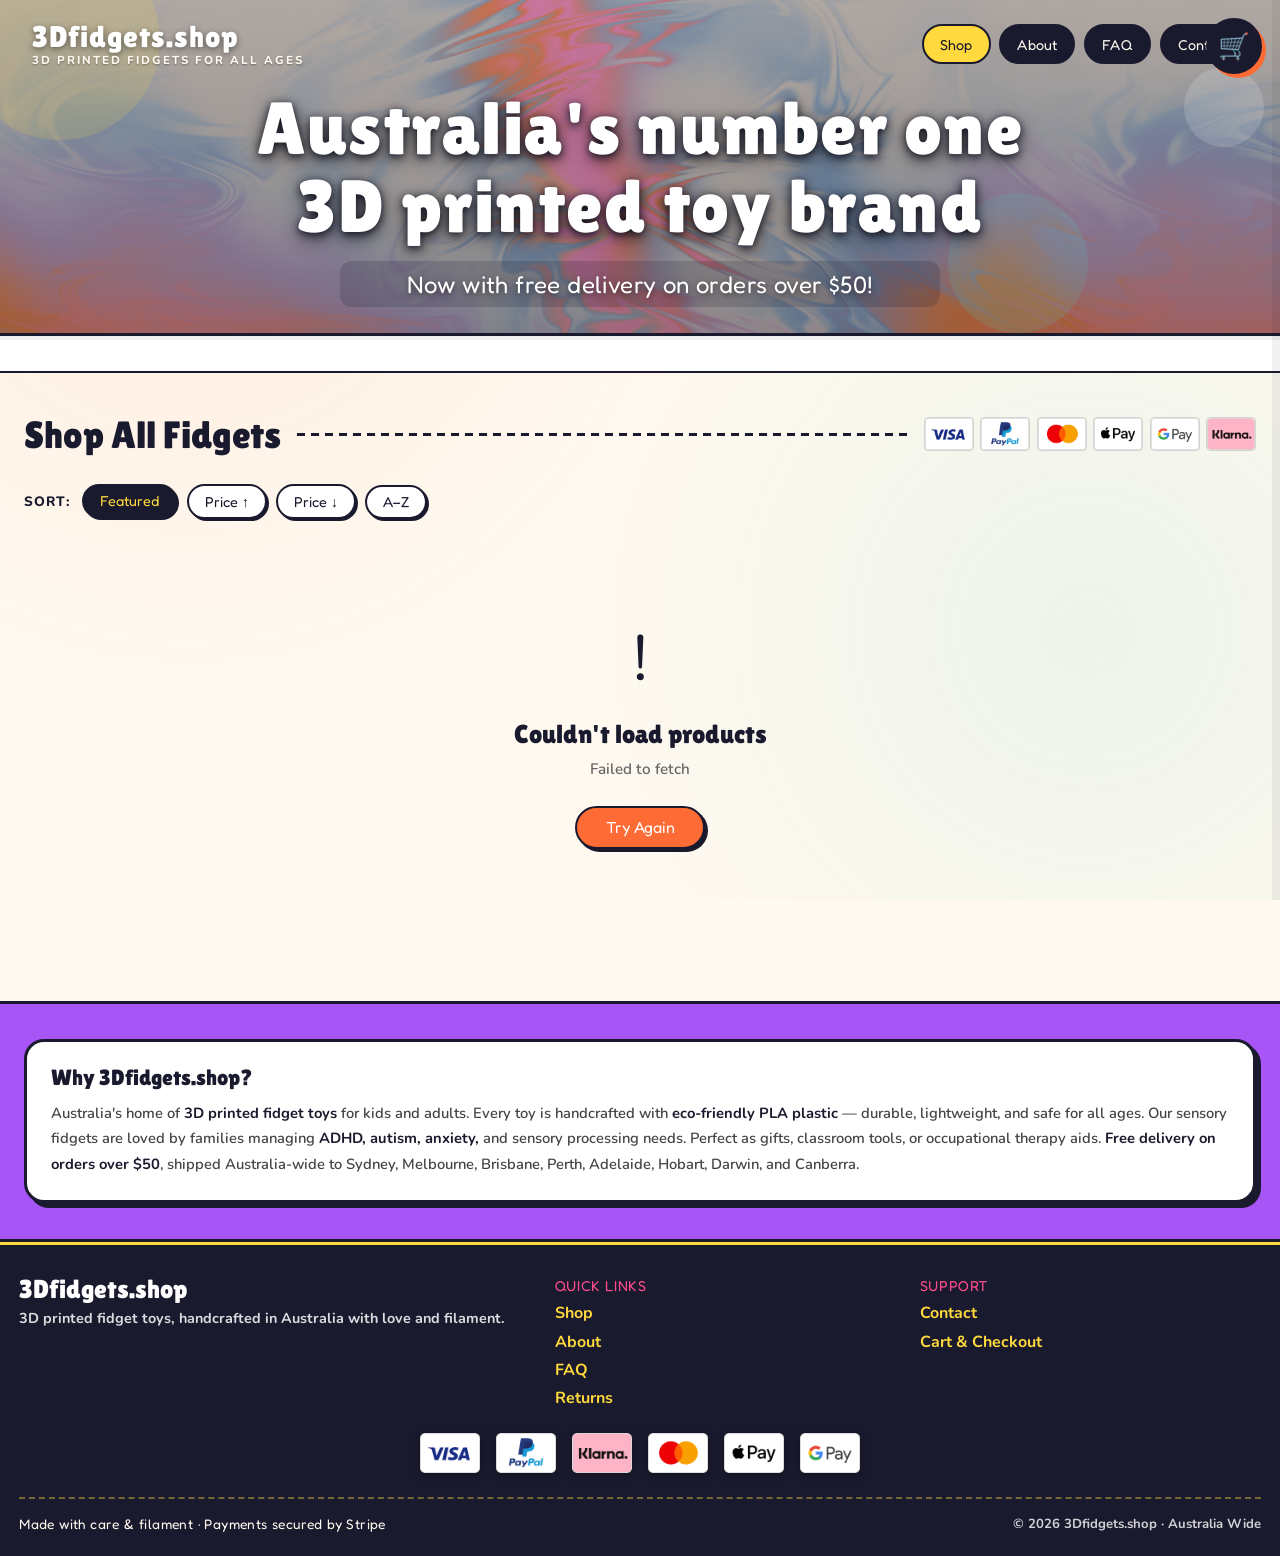
<file: index.html>
<!DOCTYPE html>
<html lang="en">
<head>
  <script src="https://cdn.visitors.now/v.js" data-token="20b4d176-a77a-4d13-b10b-6909bdb16b05" data-persist></script>
  <meta charset="UTF-8" />
  <meta name="viewport" content="width=device-width, initial-scale=1.0" />
  <title>3Dfidgets.shop — Australia's #1 3D Printed Fidget Toys</title>
  <meta name="description" content="Australia's home of 3D printed fidget toys. Handcrafted with eco-friendly PLA. Free delivery on orders over $50." />
  <link rel="icon" type="image/svg+xml" href="favicon.svg">
  <link rel="shortcut icon" href="favicon.svg">
  <link rel="preconnect" href="https://fonts.googleapis.com" />
  <link rel="preconnect" href="https://fonts.gstatic.com" crossorigin />
  <link href="https://fonts.googleapis.com/css2?family=Lilita+One&family=Nunito:wght@400;600;700;800&family=Fredoka+One&display=swap" rel="stylesheet" />
  <script type="application/ld+json" id="products-jsonld">{"@context":"https://schema.org","@graph":[{"@type":"Product","name":"Spiral fidget (Yellow)","description":"3D printed fidget toy from 3Dfidgets.shop","image":["https://3dfidgets.shop/images/products/spiral-fidget-yellow.png"],"sku":"price_1TVpc9Cnw8RT6JxaCpXg4vmQ","url":"https://3dfidgets.shop/checkout.html?priceId=price_1TVpc9Cnw8RT6JxaCpXg4vmQ&pickup=false","brand":{"@type":"Brand","name":"3Dfidgets.shop"},"offers":{"@type":"Offer","url":"https://3dfidgets.shop/checkout.html?priceId=price_1TVpc9Cnw8RT6JxaCpXg4vmQ&pickup=false","priceCurrency":"AUD","price":"2.50","availability":"https://schema.org/InStock","seller":{"@type":"Organization","name":"3Dfidgets.shop"}}},{"@type":"Product","name":"Spiral fidget (Green)","description":"3D printed fidget toy from 3Dfidgets.shop","image":["https://3dfidgets.shop/images/products/spiral-fidget-green.png"],"sku":"price_1TVpbrCnw8RT6JxarEe3uxsO","url":"https://3dfidgets.shop/checkout.html?priceId=price_1TVpbrCnw8RT6JxarEe3uxsO&pickup=false","brand":{"@type":"Brand","name":"3Dfidgets.shop"},"offers":{"@type":"Offer","url":"https://3dfidgets.shop/checkout.html?priceId=price_1TVpbrCnw8RT6JxarEe3uxsO&pickup=false","priceCurrency":"AUD","price":"2.50","availability":"https://schema.org/InStock","seller":{"@type":"Organization","name":"3Dfidgets.shop"}}},{"@type":"Product","name":"Spiral fidget (Red)","description":"3D printed fidget toy from 3Dfidgets.shop","image":["https://3dfidgets.shop/images/products/spiral-fidget-red.png"],"sku":"price_1TVpaVCnw8RT6Jxa4jeE56cR","url":"https://3dfidgets.shop/checkout.html?priceId=price_1TVpaVCnw8RT6Jxa4jeE56cR&pickup=false","brand":{"@type":"Brand","name":"3Dfidgets.shop"},"offers":{"@type":"Offer","url":"https://3dfidgets.shop/checkout.html?priceId=price_1TVpaVCnw8RT6Jxa4jeE56cR&pickup=false","priceCurrency":"AUD","price":"2.50","availability":"https://schema.org/InStock","seller":{"@type":"Organization","name":"3Dfidgets.shop"}}},{"@type":"Product","name":"Cute Lizard Fidget","description":"3D printed fidget toy from 3Dfidgets.shop","image":["https://3dfidgets.shop/images/products/cute-lizard-fidget.webp"],"sku":"price_1TIl5DCnw8RT6JxaCZuwqZLW","url":"https://3dfidgets.shop/checkout.html?priceId=price_1TIl5DCnw8RT6JxaCZuwqZLW&pickup=false","brand":{"@type":"Brand","name":"3Dfidgets.shop"},"offers":{"@type":"Offer","url":"https://3dfidgets.shop/checkout.html?priceId=price_1TIl5DCnw8RT6JxaCZuwqZLW&pickup=false","priceCurrency":"AUD","price":"3.00","availability":"https://schema.org/InStock","seller":{"@type":"Organization","name":"3Dfidgets.shop"}}},{"@type":"Product","name":"Infinite cube size S","description":"3D printed fidget toy from 3Dfidgets.shop","image":["https://3dfidgets.shop/images/products/infinite-cube-size-s.png"],"sku":"price_1TIl3aCnw8RT6JxaQuB2BH8p","url":"https://3dfidgets.shop/checkout.html?priceId=price_1TIl3aCnw8RT6JxaQuB2BH8p&pickup=false","brand":{"@type":"Brand","name":"3Dfidgets.shop"},"offers":{"@type":"Offer","url":"https://3dfidgets.shop/checkout.html?priceId=price_1TIl3aCnw8RT6JxaQuB2BH8p&pickup=false","priceCurrency":"AUD","price":"2.00","availability":"https://schema.org/InStock","seller":{"@type":"Organization","name":"3Dfidgets.shop"}}},{"@type":"Product","name":"Spinning Expanding Star","description":"Model from https://makerworld.com/en/models/1665158-amazing-star-fidget-free-comericial-licence?from=search#profileId-1941548","image":["https://3dfidgets.shop/images/products/spinning-expanding-star.jpg"],"sku":"price_1TJVJ9Cnw8RT6JxaLgppn5jM","url":"https://3dfidgets.shop/checkout.html?priceId=price_1TJVJ9Cnw8RT6JxaLgppn5jM&pickup=false","brand":{"@type":"Brand","name":"3Dfidgets.shop"},"offers":{"@type":"Offer","url":"https://3dfidgets.shop/checkout.html?priceId=price_1TJVJ9Cnw8RT6JxaLgppn5jM&pickup=false","priceCurrency":"AUD","price":"4.50","availability":"https://schema.org/InStock","seller":{"@type":"Organization","name":"3Dfidgets.shop"}}},{"@type":"Product","name":"Cute Octopus","description":"Model from https://makerworld.com/en/models/943674-cute-octopus-version-3?from=search#profileId-1132039","image":["https://3dfidgets.shop/images/products/cute-octopus.png"],"sku":"price_1TH27ACnw8RT6Jxa5QWOtCJr","url":"https://3dfidgets.shop/checkout.html?priceId=price_1TH27ACnw8RT6Jxa5QWOtCJr&pickup=false","brand":{"@type":"Brand","name":"3Dfidgets.shop"},"offers":{"@type":"Offer","url":"https://3dfidgets.shop/checkout.html?priceId=price_1TH27ACnw8RT6Jxa5QWOtCJr&pickup=false","priceCurrency":"AUD","price":"4.00","availability":"https://schema.org/InStock","seller":{"@type":"Organization","name":"3Dfidgets.shop"}}},{"@type":"Product","name":"Slug fidget","description":"Model from https://makerworld.com/en/models/33504-slug-with-ez-brims?from=search#profileId-30458","image":["https://3dfidgets.shop/images/products/slug-fidget.png"],"sku":"price_1TLecaCnw8RT6JxajbfUZZPt","url":"https://3dfidgets.shop/checkout.html?priceId=price_1TLecaCnw8RT6JxajbfUZZPt&pickup=false","brand":{"@type":"Brand","name":"3Dfidgets.shop"},"offers":{"@type":"Offer","url":"https://3dfidgets.shop/checkout.html?priceId=price_1TLecaCnw8RT6JxajbfUZZPt&pickup=false","priceCurrency":"AUD","price":"8.50","availability":"https://schema.org/InStock","seller":{"@type":"Organization","name":"3Dfidgets.shop"}}},{"@type":"Product","name":"Gyro Fidget","description":"3D printed fidget toy from 3Dfidgets.shop","image":["https://3dfidgets.shop/images/products/gyro-fidget.png"],"sku":"price_1TH21SCnw8RT6Jxa3efkz246","url":"https://3dfidgets.shop/checkout.html?priceId=price_1TH21SCnw8RT6Jxa3efkz246&pickup=false","brand":{"@type":"Brand","name":"3Dfidgets.shop"},"offers":{"@type":"Offer","url":"https://3dfidgets.shop/checkout.html?priceId=price_1TH21SCnw8RT6Jxa3efkz246&pickup=false","priceCurrency":"AUD","price":"1.00","availability":"https://schema.org/InStock","seller":{"@type":"Organization","name":"3Dfidgets.shop"}}},{"@type":"Product","name":"Infinite cube Size M","description":"83x40x20 mm a pocket-sized, addictive fidget toy made of eight small cubes hinged together that can be continuously folded and flipped on themselves","image":["https://3dfidgets.shop/images/products/infinite-cube-size-m.png"],"sku":"price_1TH1zHCnw8RT6Jxa4sqhPtFq","url":"https://3dfidgets.shop/checkout.html?priceId=price_1TH1zHCnw8RT6Jxa4sqhPtFq&pickup=false","brand":{"@type":"Brand","name":"3Dfidgets.shop"},"offers":{"@type":"Offer","url":"https://3dfidgets.shop/checkout.html?priceId=price_1TH1zHCnw8RT6Jxa4sqhPtFq&pickup=false","priceCurrency":"AUD","price":"3.50","availability":"https://schema.org/InStock","seller":{"@type":"Organization","name":"3Dfidgets.shop"}}},{"@type":"Product","name":"Fidget hex spiral","description":"3D printed fidget toy from 3Dfidgets.shop","image":["https://3dfidgets.shop/images/products/fidget-hex-spiral.png"],"sku":"price_1THEE4Cnw8RT6JxadhRMJoGV","url":"https://3dfidgets.shop/checkout.html?priceId=price_1THEE4Cnw8RT6JxadhRMJoGV&pickup=false","brand":{"@type":"Brand","name":"3Dfidgets.shop"},"offers":{"@type":"Offer","url":"https://3dfidgets.shop/checkout.html?priceId=price_1THEE4Cnw8RT6JxadhRMJoGV&pickup=false","priceCurrency":"AUD","price":"1.70","availability":"https://schema.org/InStock","seller":{"@type":"Organization","name":"3Dfidgets.shop"}}},{"@type":"Product","name":"Spiral fidget (Blue)","description":"3D printed fidget toy from 3Dfidgets.shop","image":["https://3dfidgets.shop/images/products/spiral-fidget-blue.png"],"sku":"price_1TVpPGCnw8RT6JxaG7tnjJNR","url":"https://3dfidgets.shop/checkout.html?priceId=price_1TVpPGCnw8RT6JxaG7tnjJNR&pickup=false","brand":{"@type":"Brand","name":"3Dfidgets.shop"},"offers":{"@type":"Offer","url":"https://3dfidgets.shop/checkout.html?priceId=price_1TVpPGCnw8RT6JxaG7tnjJNR&pickup=false","priceCurrency":"AUD","price":"2.50","availability":"https://schema.org/InStock","seller":{"@type":"Organization","name":"3Dfidgets.shop"}}},{"@type":"Product","name":"Spinner","description":"model from https://makerworld.com/en/models/539884-fast-printing-fidget-spinner-easy-gift?from=search#profileId-457243","image":["https://3dfidgets.shop/images/products/spinner.webp"],"sku":"price_1TDzeDCnw8RT6JxaNFqNVYGs","url":"https://3dfidgets.shop/checkout.html?priceId=price_1TDzeDCnw8RT6JxaNFqNVYGs&pickup=false","brand":{"@type":"Brand","name":"3Dfidgets.shop"},"offers":{"@type":"Offer","url":"https://3dfidgets.shop/checkout.html?priceId=price_1TDzeDCnw8RT6JxaNFqNVYGs&pickup=false","priceCurrency":"AUD","price":"5.00","availability":"https://schema.org/InStock","seller":{"@type":"Organization","name":"3Dfidgets.shop"}}},{"@type":"Product","name":"Butterfly trick blade","description":"model from https://makerworld.com/en/models/1600675-butterfly-knife-print-in-place-balisong?from=search#profileId-2220454","image":["https://3dfidgets.shop/images/products/butterfly-trick-blade.png"],"sku":"price_1TDkT6Cnw8RT6JxaG7ZON3jT","url":"https://3dfidgets.shop/checkout.html?priceId=price_1TDkT6Cnw8RT6JxaG7ZON3jT&pickup=false","brand":{"@type":"Brand","name":"3Dfidgets.shop"},"offers":{"@type":"Offer","url":"https://3dfidgets.shop/checkout.html?priceId=price_1TDkT6Cnw8RT6JxaG7ZON3jT&pickup=false","priceCurrency":"AUD","price":"4.00","availability":"https://schema.org/InStock","seller":{"@type":"Organization","name":"3Dfidgets.shop"}}},{"@type":"Product","name":"Trick blade","description":"3D printed fidget toy from 3Dfidgets.shop","image":["https://3dfidgets.shop/images/products/trick-blade.png"],"sku":"price_1TCc0XCnw8RT6JxawLFXqXHA","url":"https://3dfidgets.shop/checkout.html?priceId=price_1TCc0XCnw8RT6JxawLFXqXHA&pickup=false","brand":{"@type":"Brand","name":"3Dfidgets.shop"},"offers":{"@type":"Offer","url":"https://3dfidgets.shop/checkout.html?priceId=price_1TCc0XCnw8RT6JxawLFXqXHA&pickup=false","priceCurrency":"AUD","price":"4.50","availability":"https://schema.org/InStock","seller":{"@type":"Organization","name":"3Dfidgets.shop"}}},{"@type":"Product","name":"Fidget Morf","description":"3D printed fidget toy from 3Dfidgets.shop","image":["https://3dfidgets.shop/images/products/fidget-morf.png"],"sku":"price_1TCGKiCnw8RT6Jxaw2gAq6ru","url":"https://3dfidgets.shop/checkout.html?priceId=price_1TCGKiCnw8RT6Jxaw2gAq6ru&pickup=false","brand":{"@type":"Brand","name":"3Dfidgets.shop"},"offers":{"@type":"Offer","url":"https://3dfidgets.shop/checkout.html?priceId=price_1TCGKiCnw8RT6Jxaw2gAq6ru&pickup=false","priceCurrency":"AUD","price":"4.00","availability":"https://schema.org/InStock","seller":{"@type":"Organization","name":"3Dfidgets.shop"}}}]}</script>
  <link rel="stylesheet" href="site.css" />
</head>
<body>

<!-- ============ SHARED HEADER ============ -->
<header class="site-header">
  <div class="site-header-inner">
    <a class="site-header-logo" href="index.html">
      <span class="site-header-logo-icon" aria-hidden="true"></span>
      <span class="site-header-logo-texts">
        <span class="site-header-logo-title">3Dfidgets.shop</span>
        <span class="site-header-logo-sub">3D printed fidgets for all ages</span>
      </span>
    </a>
    <nav class="site-header-nav">
      <a href="index.html" class="active">Shop</a>
      <a href="about.html">About</a>
      <a href="faq.html">FAQ</a>
      <a href="contact.html">Contact</a>
    </nav>
  </div>
  <div class="site-header-blobs" aria-hidden="true">
    <div class="site-header-blob site-header-blob-1"></div>
    <div class="site-header-blob site-header-blob-2"></div>
    <div class="site-header-blob site-header-blob-3"></div>
  </div>
  <div class="site-header-title">Australia's number one<br>3D printed toy brand</div>
  <div class="site-header-subtext">Now with free delivery on orders over $50!</div>
</header>

<!-- ============ TICKER ============ -->
<div class="ticker">
  <span class="ticker-inner">FREE DELIVERY ON ORDERS OVER $50 &nbsp;•&nbsp; 3D PRINTED WITH LOVE &nbsp;•&nbsp; ADHD &amp; AUTISM FRIENDLY &nbsp;•&nbsp; AUSTRALIA WIDE</span>
</div>

<!-- ============ MAIN ============ -->
<main>
  <div class="section-title">
    <span>Shop All Fidgets</span>
    <div class="pm-row">
      <img src="images/Visa.png" alt="Visa" title="Visa" width="50" height="34" loading="lazy"/>
      <img src="images/PayPal.png" alt="PayPal" title="PayPal" width="50" height="34" loading="lazy"/>
      <img src="images/Mastercard.png" alt="Mastercard" title="Mastercard" width="50" height="34" loading="lazy"/>
      <img src="images/ApplePay.png" alt="Apple Pay" title="Apple Pay" width="50" height="34" loading="lazy"/>
      <img src="images/GooglePay.png" alt="Google Pay" title="Google Pay" width="50" height="34" loading="lazy"/>
      <img src="images/Klarna.png" alt="Klarna" title="Klarna" width="50" height="34" loading="lazy"/>
    </div>
  </div>

  <div class="filter-bar">
    <span class="filter-label">Sort:</span>
    <button class="filter-btn active" data-sort="default">Featured</button>
    <button class="filter-btn" data-sort="price-asc">Price ↑</button>
    <button class="filter-btn" data-sort="price-desc">Price ↓</button>
    <button class="filter-btn" data-sort="name">A–Z</button>
  </div>

  <div class="products-grid" id="productsGrid">
    <div class="skeleton-card"><div class="skeleton skeleton-img"></div><div class="skeleton skeleton-text"></div><div class="skeleton skeleton-text short"></div><div class="skeleton-footer"><div class="skeleton skeleton-price"></div><div class="skeleton skeleton-btn"></div></div></div>
    <div class="skeleton-card"><div class="skeleton skeleton-img"></div><div class="skeleton skeleton-text"></div><div class="skeleton skeleton-text short"></div><div class="skeleton-footer"><div class="skeleton skeleton-price"></div><div class="skeleton skeleton-btn"></div></div></div>
    <div class="skeleton-card"><div class="skeleton skeleton-img"></div><div class="skeleton skeleton-text"></div><div class="skeleton skeleton-text short"></div><div class="skeleton-footer"><div class="skeleton skeleton-price"></div><div class="skeleton skeleton-btn"></div></div></div>
  </div>
</main>

<!-- ============ PRODUCT MODAL ============ -->
<div class="modal-overlay" id="modalOverlay">
  <div class="modal" id="modal">
    <button class="modal-close" id="modalCloseBtn" aria-label="Close">✕</button>
    <div id="modalContent"></div>
  </div>
</div>

<!-- ============ SEO BLURB ============ -->
<section class="seo-section">
  <div class="seo-inner">
    <div class="seo-card">
      <div class="seo-card-title">Why 3Dfidgets.shop?</div>
      <p>Australia's home of <strong>3D printed fidget toys</strong> for kids and adults. Every toy is handcrafted with <strong>eco-friendly PLA plastic</strong> — durable, lightweight, and safe for all ages. Our sensory fidgets are loved by families managing <strong>ADHD, autism, anxiety,</strong> and sensory processing needs. Perfect as gifts, classroom tools, or occupational therapy aids. <strong>Free delivery on orders over $50</strong>, shipped Australia-wide to Sydney, Melbourne, Brisbane, Perth, Adelaide, Hobart, Darwin, and Canberra.</p>
    </div>
  </div>
</section>

<!-- ============ FOOTER ============ -->
<footer class="site-footer">
  <div class="footer-inner">
    <div class="footer-top">
      <div>
        <div class="footer-brand">3Dfidgets.shop</div>
        <p class="footer-tagline">3D printed fidget toys, handcrafted in Australia with love and filament.</p>
      </div>
      <div>
        <div class="footer-title">Quick Links</div>
        <div class="footer-links">
          <a class="footer-link" href="index.html">Shop</a>
          <a class="footer-link" href="about.html">About</a>
          <a class="footer-link" href="faq.html">FAQ</a>
          <a class="footer-link" href="returns.html">Returns</a>
        </div>
      </div>
      <div>
        <div class="footer-title">Support</div>
        <div class="footer-links">
          <a class="footer-link" href="contact.html">Contact</a>
          <a class="footer-link" href="checkout.html">Cart &amp; Checkout</a>
        </div>
      </div>
    </div>
    <div class="payment-methods-bar">
      <img src="images/Visa.png" alt="Visa" title="Visa" width="60" height="40" loading="lazy"/>
      <img src="images/PayPal.png" alt="PayPal" title="PayPal" width="60" height="40" loading="lazy"/>
      <img src="images/Klarna.png" alt="Klarna" title="Klarna" width="60" height="40" loading="lazy"/>
      <img src="images/Mastercard.png" alt="Mastercard" title="Mastercard" width="60" height="40" loading="lazy"/>
      <img src="images/ApplePay.png" alt="Apple Pay" title="Apple Pay" width="60" height="40" loading="lazy"/>
      <img src="images/GooglePay.png" alt="Google Pay" title="Google Pay" width="60" height="40" loading="lazy"/>
    </div>
    <div class="footer-bottom">
      <div class="footer-copy">Made with care &amp; filament · Payments secured by Stripe</div>
      <div class="footer-note">© 2026 3Dfidgets.shop · Australia Wide</div>
    </div>
  </div>
</footer>

<script src="cart.js" defer></script>
<script>
  const BACKEND_URL = 'https://nkqqzklajidxqjbqyqlo.supabase.co/functions/v1/squish-backend';
  const EMOJIS = [''];
  const COLORS = ['#FFD93D','#4ECDC4','#FF4D8D','#A855F7','#6BCB77','#FF6B35','#60A5FA','#F472B6'];

  let allProducts = [];
  let currentSort = 'default';
  // Track per-product qty selectors on the listing
  const draftQty = {};

  function esc(s){if(!s)return '';return String(s).replace(/&/g,'&amp;').replace(/</g,'&lt;').replace(/>/g,'&gt;').replace(/"/g,'&quot;');}
  function currSym(c){return{AUD:'A$',USD:'$',GBP:'£',EUR:'€',NZD:'NZ$',CAD:'C$'}[c]||c+' ';}
  function absUrl(url){try{return new URL(url, location.origin).toString();}catch{return '';}}

  // ──────────────────────────────────────────────────────────────────────
  // Load products. Backend may return either an array of raw Stripe products
  // or { products: [...] } with already-mapped fields. Handle both shapes.
  // ──────────────────────────────────────────────────────────────────────
  async function loadProducts() {
    try {
      const res = await fetch(`${BACKEND_URL}/api/products`);
      if (!res.ok) throw new Error(`Server responded with ${res.status}`);
      const raw = await res.json();
      const arr = Array.isArray(raw) ? raw : (raw.products || raw.data || []);
      allProducts = arr.map(p => ({
        id:          p.id,
        name:        p.name || '',
        description: p.description || '',
        active:      p.active !== false,
        priceId:     p.priceId || p.default_price?.id || '',
        price:       Number(p.price ?? p.default_price?.unit_amount ?? 0),
        currency:    String(p.currency || p.default_price?.currency || 'aud').toLowerCase(),
        image:       p.image || (Array.isArray(p.images) && p.images[0]) || null,
        metadata:    p.metadata || {},
      })).filter(p => p.priceId);
      updateSeoFromProducts(allProducts);
      renderProducts();
    } catch(err) {
      console.error('Load Error:', err);
      showError(err.message);
    }
  }

  function updateSeoFromProducts(products = []) {
    const graph = products
      .filter(p => p && p.priceId)
      .slice(0, 24)
      .map(p => ({
        '@type': 'Product',
        name: p.name || '3D Printed Fidget',
        description: p.description || '3D printed fidget toy',
        image: p.image ? [absUrl(p.image)] : undefined,
        sku: p.priceId,
        offers: {
          '@type': 'Offer',
          url: `https://3dfidgets.shop/checkout.html`,
          priceCurrency: String(p.currency || 'AUD').toUpperCase(),
          price: ((Number(p.price || 0)) / 100).toFixed(2),
          availability: p.active === false ? 'https://schema.org/OutOfStock' : 'https://schema.org/InStock',
        },
      }));
    const el = document.getElementById('products-jsonld');
    if (el) el.textContent = JSON.stringify({ '@context': 'https://schema.org', '@graph': graph });
  }

  function sortedProducts() {
    const p = [...allProducts];
    if (currentSort==='price-asc')  return p.sort((a,b)=>(a.price||0)-(b.price||0));
    if (currentSort==='price-desc') return p.sort((a,b)=>(b.price||0)-(a.price||0));
    if (currentSort==='name')       return p.sort((a,b)=>a.name.localeCompare(b.name));
    return p;
  }

  function renderProducts() {
    const grid = document.getElementById('productsGrid');
    const sorted = sortedProducts();
    if (!sorted.length) {
      grid.innerHTML = `<div class="empty-state"><div class="big-emoji"></div><h3>New drops coming soon!</h3><p>The printer is warming up.</p></div>`;
      return;
    }
    grid.innerHTML = sorted.map((p,i) => {
      const price=p.price?(p.price/100).toFixed(2):'0.00';
      const sym=currSym((p.currency||'aud').toUpperCase());
      const inStock=p.active!==false;
      const accent = COLORS[i%COLORS.length];
      const img = p.image
        ? `<img src="${esc(p.image)}" alt="${esc(p.name)}" loading="lazy" />`
        : `<div class="card-image-placeholder">${EMOJIS[i%EMOJIS.length]}</div>`;
      const qty = draftQty[p.priceId] || 1;
      return `<div class="product-card" style="animation-delay:${(i*.07).toFixed(2)}s" data-pid="${esc(p.priceId)}">
        <div class="card-image-wrap" style="--accent:${accent}" data-action="open">${img}
          ${!inStock?'<div class="card-badge sold-out">Sold Out</div>':''}
        </div>
        <div class="card-body">
          <div class="card-name" data-action="open">${esc(p.name)}</div>
          <div class="card-desc" data-action="open">${esc(p.description||'A beautifully crafted 3D printed fidget toy.')}</div>
          <div class="card-price-row">
            <div class="card-price"><span class="currency">${sym}</span>${price}</div>
          </div>
          <div class="card-actions">
            <div class="qty-stepper" ${inStock?'':'style="opacity:.4;pointer-events:none"'}>
              <button data-action="qty-dec" aria-label="Decrease quantity">−</button>
              <span class="qty-num" data-qty>${qty}</span>
              <button data-action="qty-inc" aria-label="Increase quantity">+</button>
            </div>
            <button class="buy-btn" data-action="add" style="--accent:${accent}" ${inStock?'':'disabled'}>
              ${inStock?'+ Add to Cart':'Sold Out'}
            </button>
          </div>
        </div>
      </div>`;
    }).join('');

    // Wire up event delegation
    grid.querySelectorAll('.product-card').forEach((card) => {
      const pid = card.dataset.pid;
      card.addEventListener('click', (e) => {
        const action = e.target.closest('[data-action]')?.dataset.action;
        if (!action) return;
        e.stopPropagation();
        if (action === 'open') openModalById(pid);
        else if (action === 'qty-inc') changeDraftQty(card, pid, +1);
        else if (action === 'qty-dec') changeDraftQty(card, pid, -1);
        else if (action === 'add') addToCart(pid, card);
      });
    });
  }

  function changeDraftQty(card, pid, delta) {
    const cur = draftQty[pid] || 1;
    const next = Math.max(1, Math.min(99, cur + delta));
    draftQty[pid] = next;
    const el = card.querySelector('[data-qty]');
    if (el) el.textContent = next;
  }

  function addToCart(pid, card) {
    const p = allProducts.find(x => x.priceId === pid);
    if (!p) return;
    const qty = draftQty[pid] || 1;
    window.Cart.add(p, qty);
    // Reset draft, animate button
    draftQty[pid] = 1;
    const qtyEl = card.querySelector('[data-qty]');
    if (qtyEl) qtyEl.textContent = 1;
    const btn = card.querySelector('[data-action="add"]');
    if (btn) {
      const orig = btn.innerHTML;
      btn.innerHTML = '✓ Added!';
      btn.classList.add('added');
      setTimeout(() => {
        btn.innerHTML = orig;
        btn.classList.remove('added');
      }, 1200);
    }
  }

  // ── Filter buttons ──
  document.querySelectorAll('.filter-btn').forEach((b) => {
    b.addEventListener('click', () => {
      currentSort = b.dataset.sort;
      document.querySelectorAll('.filter-btn').forEach(x => x.classList.remove('active'));
      b.classList.add('active');
      renderProducts();
    });
  });

  // ── Modal ──
  function openModalById(pid) {
    const idx = sortedProducts().findIndex(x => x.priceId === pid);
    if (idx < 0) return;
    const p = sortedProducts()[idx];
    const price = p.price ? (p.price/100).toFixed(2) : '0.00';
    const sym = currSym((p.currency||'aud').toUpperCase());
    const inStock = p.active !== false;
    const imgHtml = p.image
      ? `<img class="modal-img" src="${esc(p.image)}" alt="${esc(p.name)}" />`
      : `<div class="modal-img-placeholder" style="background:${COLORS[idx%COLORS.length]}">${EMOJIS[idx%EMOJIS.length]}</div>`;
    const qty = draftQty[p.priceId] || 1;
    document.getElementById('modalContent').innerHTML = `
      ${imgHtml}
      <div class="modal-body">
        <div class="modal-name">${esc(p.name)}</div>
        <div class="modal-desc">${esc(p.description||'A beautifully crafted 3D printed fidget toy.')}</div>
        <div class="modal-meta">
          <span class="meta-pill">3D Printed</span>
          <span class="meta-pill">Eco PLA</span>
          <span class="meta-pill">Standard $10 · Express $15</span>
          ${inStock?'<span class="meta-pill" style="background:#d1fae5">In Stock</span>':'<span class="meta-pill" style="background:#fee2e2">Sold Out</span>'}
        </div>
        <div class="modal-footer">
          <div class="modal-price">${sym}${price}</div>
          <div class="modal-actions">
            <div class="qty-stepper" id="modalQty" ${inStock?'':'style="opacity:.4;pointer-events:none"'}>
              <button data-action="qty-dec" aria-label="Decrease quantity">−</button>
              <span class="qty-num" data-qty>${qty}</span>
              <button data-action="qty-inc" aria-label="Increase quantity">+</button>
            </div>
            <button class="modal-buy-btn" id="modalAddBtn" ${inStock?'':'disabled'}>
              ${inStock?'Add to Cart':'Sold Out'}
            </button>
          </div>
        </div>
      </div>`;
    const stepper = document.getElementById('modalQty');
    if (stepper) {
      stepper.addEventListener('click', (e) => {
        const a = e.target.closest('[data-action]')?.dataset.action;
        if (a === 'qty-inc') changeModalQty(p.priceId, +1);
        else if (a === 'qty-dec') changeModalQty(p.priceId, -1);
      });
    }
    const btn = document.getElementById('modalAddBtn');
    if (btn && inStock) {
      btn.addEventListener('click', () => {
        const q = draftQty[p.priceId] || 1;
        window.Cart.add(p, q);
        draftQty[p.priceId] = 1;
        closeModal();
        // Also reflect on card if visible
        renderProducts();
      });
    }
    document.getElementById('modalOverlay').classList.add('open');
    document.body.style.overflow = 'hidden';
  }
  function changeModalQty(pid, delta) {
    const cur = draftQty[pid] || 1;
    const next = Math.max(1, Math.min(99, cur + delta));
    draftQty[pid] = next;
    const el = document.querySelector('#modalQty [data-qty]');
    if (el) el.textContent = next;
    // also reflect on card stepper
    const card = document.querySelector(`.product-card[data-pid="${CSS.escape(pid)}"] [data-qty]`);
    if (card) card.textContent = next;
  }
  function closeModal() {
    document.getElementById('modalOverlay').classList.remove('open');
    document.body.style.overflow = '';
  }
  document.getElementById('modalCloseBtn').addEventListener('click', closeModal);
  document.getElementById('modalOverlay').addEventListener('click', (e) => {
    if (e.target.id === 'modalOverlay') closeModal();
  });
  document.addEventListener('keydown', (e) => { if (e.key === 'Escape') closeModal(); });

  // ── Error state ──
  function showError(msg) {
    document.getElementById('productsGrid').innerHTML = `
      <div class="error-state">
        <div class="error-icon">!</div>
        <div class="error-title">Couldn't load products</div>
        <div class="error-msg">${esc(msg)}</div>
        <button class="retry-btn" id="retryBtn">Try Again</button>
      </div>`;
    document.getElementById('retryBtn').addEventListener('click', loadProducts);
  }

  // ── Boot ──
  loadProducts();
  const params = new URLSearchParams(location.search);
  if (params.get('success') === 'true') {
    window.Cart && window.Cart.clear();
    setTimeout(() => window.Cart && window.Cart.toast('Order placed! Thanks so much!'), 400);
    history.replaceState({}, '', location.pathname);
  } else if (params.get('canceled') === 'true') {
    setTimeout(() => window.Cart && window.Cart.toast('Checkout canceled — come back any time!'), 400);
    history.replaceState({}, '', location.pathname);
  }
</script>
</body>
</html>
</file>
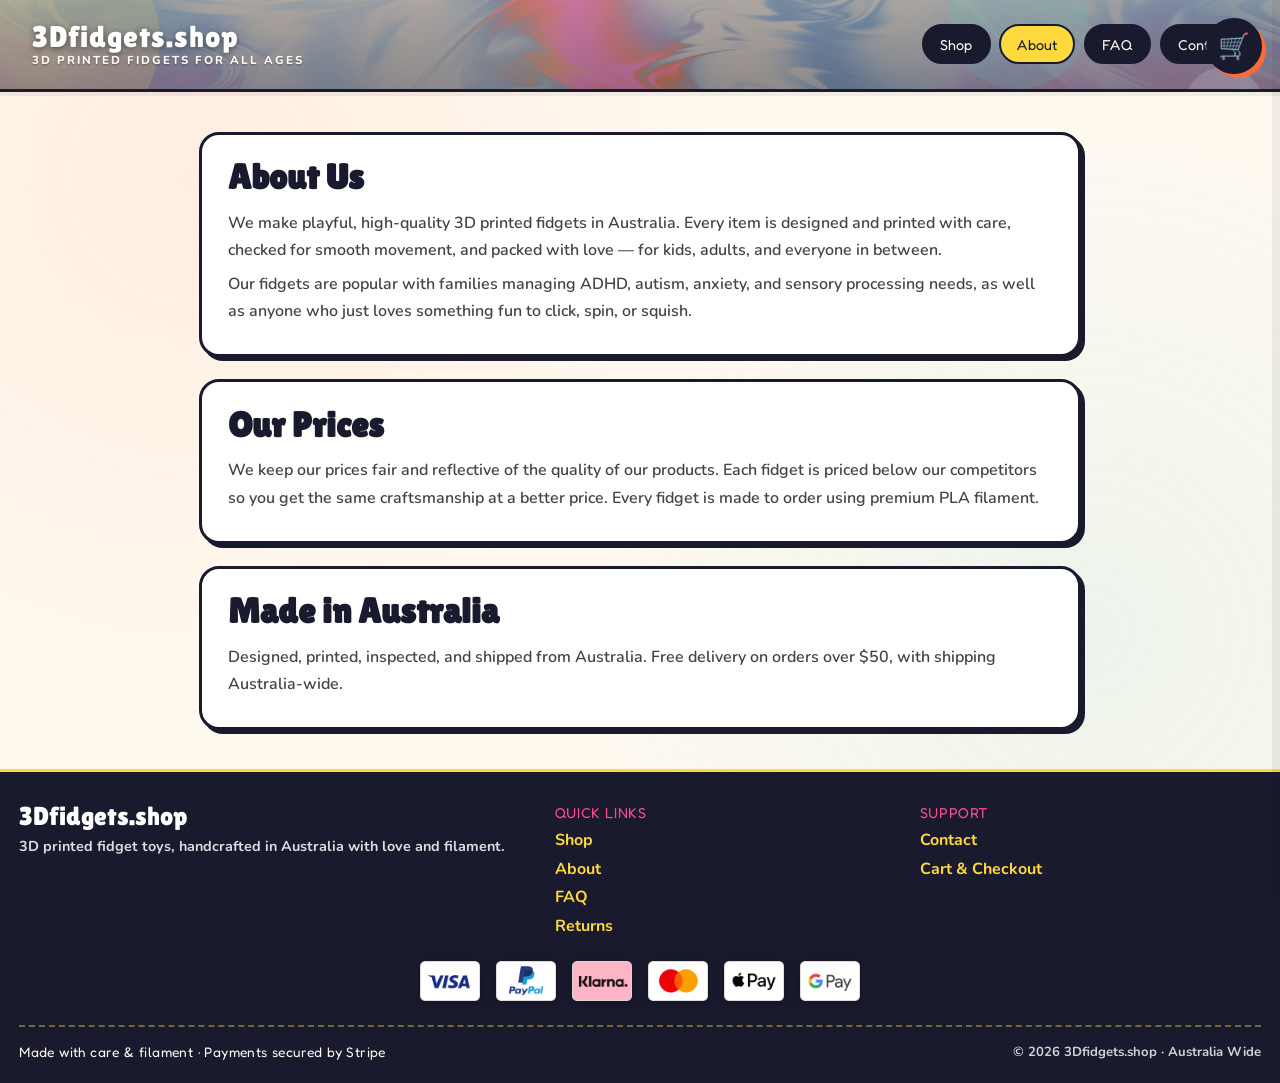
<file: about.html>
<!DOCTYPE html>
<html lang="en">
<head>
  <meta charset="UTF-8" />
  <meta name="viewport" content="width=device-width, initial-scale=1.0" />
  <title>About · 3Dfidgets.shop</title>
  <meta name="description" content="About 3Dfidgets.shop — Australian-made 3D printed fidget toys for play, focus, and everyday fun." />
  <link rel="icon" type="image/svg+xml" href="favicon.svg">
  <link rel="shortcut icon" href="favicon.svg">
  <link rel="preconnect" href="https://fonts.googleapis.com" />
  <link rel="preconnect" href="https://fonts.gstatic.com" crossorigin />
  <link href="https://fonts.googleapis.com/css2?family=Lilita+One&family=Nunito:wght@400;600;700;800&family=Fredoka+One&display=swap" rel="stylesheet" />
  <link rel="stylesheet" href="site.css" />
</head>
<body>

<header class="site-header compact">
  <div class="site-header-inner">
    <a class="site-header-logo" href="index.html">
      <span class="site-header-logo-icon" aria-hidden="true"></span>
      <span class="site-header-logo-texts">
        <span class="site-header-logo-title">3Dfidgets.shop</span>
        <span class="site-header-logo-sub">3D printed fidgets for all ages</span>
      </span>
    </a>
    <nav class="site-header-nav">
      <a href="index.html">Shop</a>
      <a href="about.html" class="active">About</a>
      <a href="faq.html">FAQ</a>
      <a href="contact.html">Contact</a>
    </nav>
  </div>
  <div class="site-header-blobs" aria-hidden="true">
    <div class="site-header-blob site-header-blob-1"></div>
    <div class="site-header-blob site-header-blob-2"></div>
    <div class="site-header-blob site-header-blob-3"></div>
  </div>
</header>

<main class="content-wrap">
  <section class="content-card">
    <h1>About Us</h1>
    <p>We make playful, high-quality 3D printed fidgets in Australia. Every item is designed and printed with care, checked for smooth movement, and packed with love — for kids, adults, and everyone in between.</p>
    <p>Our fidgets are popular with families managing ADHD, autism, anxiety, and sensory processing needs, as well as anyone who just loves something fun to click, spin, or squish.</p>
  </section>

  <section class="content-card">
    <h1>Our Prices</h1>
    <p>We keep our prices fair and reflective of the quality of our products. Each fidget is priced below our competitors so you get the same craftsmanship at a better price. Every fidget is made to order using premium PLA filament.</p>
  </section>

  <section class="content-card">
    <h1>Made in Australia</h1>
    <p>Designed, printed, inspected, and shipped from Australia. Free delivery on orders over $50, with shipping Australia-wide.</p>
  </section>
</main>

<footer class="site-footer">
  <div class="footer-inner">
    <div class="footer-top">
      <div>
        <div class="footer-brand">3Dfidgets.shop</div>
        <p class="footer-tagline">3D printed fidget toys, handcrafted in Australia with love and filament.</p>
      </div>
      <div>
        <div class="footer-title">Quick Links</div>
        <div class="footer-links">
          <a class="footer-link" href="index.html">Shop</a>
          <a class="footer-link" href="about.html">About</a>
          <a class="footer-link" href="faq.html">FAQ</a>
          <a class="footer-link" href="returns.html">Returns</a>
        </div>
      </div>
      <div>
        <div class="footer-title">Support</div>
        <div class="footer-links">
          <a class="footer-link" href="contact.html">Contact</a>
          <a class="footer-link" href="checkout.html">Cart &amp; Checkout</a>
        </div>
      </div>
    </div>
    <div class="payment-methods-bar">
      <img src="images/Visa.png" alt="Visa" width="60" height="40" loading="lazy"/>
      <img src="images/PayPal.png" alt="PayPal" width="60" height="40" loading="lazy"/>
      <img src="images/Klarna.png" alt="Klarna" width="60" height="40" loading="lazy"/>
      <img src="images/Mastercard.png" alt="Mastercard" width="60" height="40" loading="lazy"/>
      <img src="images/ApplePay.png" alt="Apple Pay" width="60" height="40" loading="lazy"/>
      <img src="images/GooglePay.png" alt="Google Pay" width="60" height="40" loading="lazy"/>
    </div>
    <div class="footer-bottom">
      <div class="footer-copy">Made with care &amp; filament · Payments secured by Stripe</div>
      <div class="footer-note">© 2026 3Dfidgets.shop · Australia Wide</div>
    </div>
  </div>
</footer>

<script src="cart.js" defer></script>
</body>
</html>
</file>
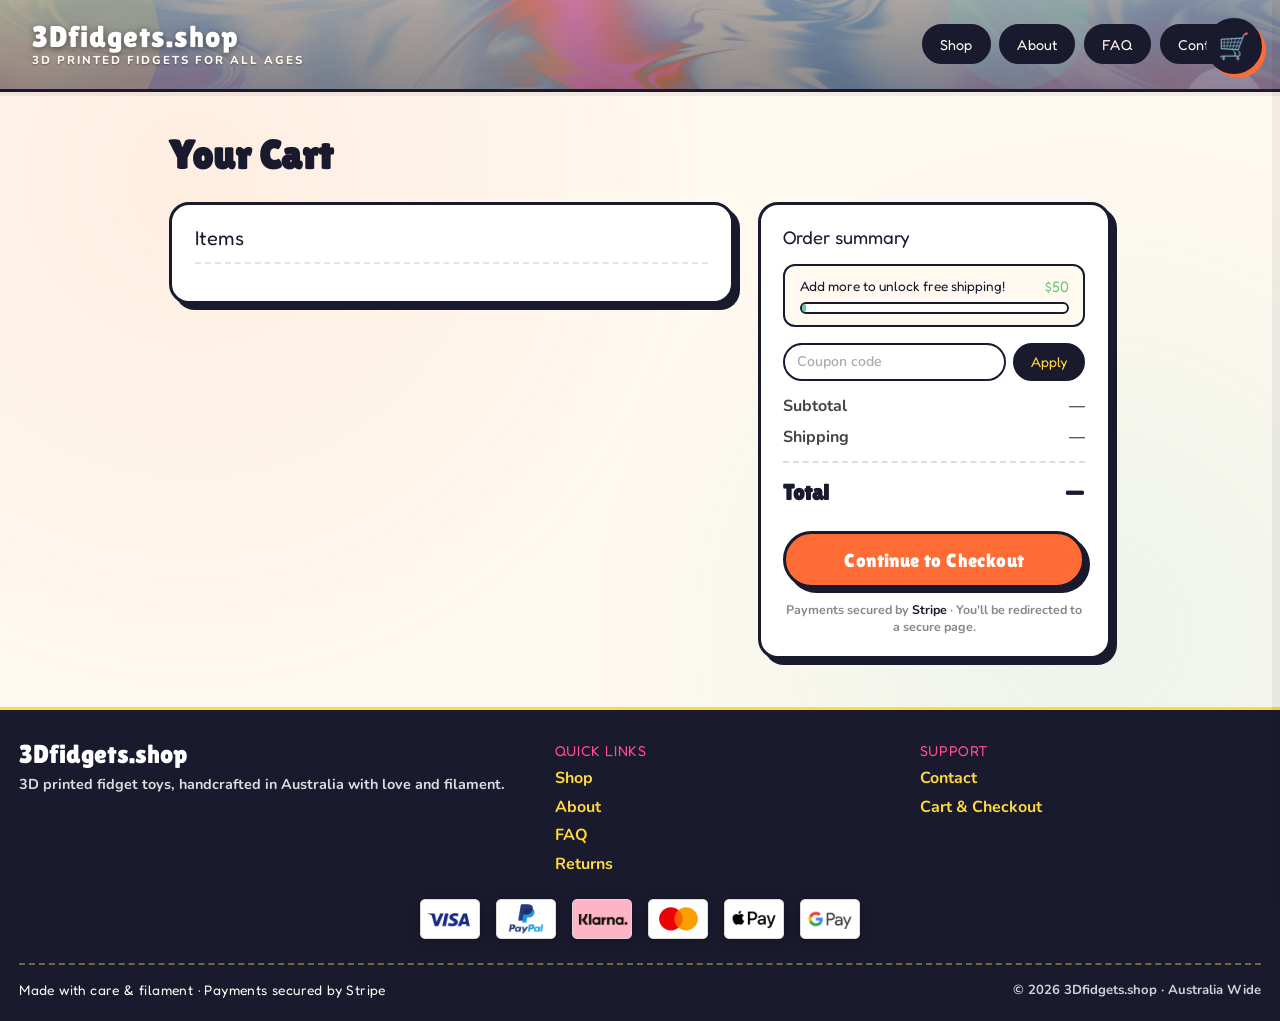
<file: checkout.html>
<!DOCTYPE html>
<html lang="en">
<head>
  <script src="https://cdn.visitors.now/v.js" data-token="20b4d176-a77a-4d13-b10b-6909bdb16b05" data-persist></script>
  <meta charset="UTF-8" />
  <meta name="viewport" content="width=device-width, initial-scale=1.0" />
  <title>Cart &amp; Checkout · 3Dfidgets.shop</title>
  <link rel="icon" type="image/svg+xml" href="favicon.svg">
  <link rel="shortcut icon" href="favicon.svg">
  <link rel="preconnect" href="https://fonts.googleapis.com" />
  <link rel="preconnect" href="https://fonts.gstatic.com" crossorigin />
  <link href="https://fonts.googleapis.com/css2?family=Lilita+One&family=Nunito:wght@400;600;700;800&family=Fredoka+One&display=swap" rel="stylesheet" />
  <link rel="stylesheet" href="site.css" />
  <style>
    /* Checkout-specific layout */
    .checkout-main {
      max-width: 980px; margin: 0 auto;
      padding: 2.5rem 1.2rem 3rem;
      position: relative; z-index: 5;
    }
    .checkout-title {
      font-family: 'Lilita One', cursive;
      font-size: clamp(1.8rem, 4vw, 2.5rem);
      margin-bottom: 1.5rem;
      display: flex; align-items: center; gap: .6rem; flex-wrap: wrap;
    }
    .checkout-grid {
      display: grid;
      grid-template-columns: 1.6fr 1fr;
      gap: 1.5rem;
      align-items: start;
    }
    @media (max-width: 800px) {
      .checkout-grid { grid-template-columns: 1fr; }
    }

    .cart-section {
      background: var(--card-bg);
      border: 3px solid var(--dark);
      border-radius: var(--radius);
      box-shadow: var(--shadow-lg);
      padding: 1.3rem 1.4rem;
    }
    .cart-section-head {
      display: flex; align-items: baseline; justify-content: space-between;
      gap: .8rem; flex-wrap: wrap;
      margin-bottom: 1rem;
      padding-bottom: .8rem;
      border-bottom: 2px dashed #e4e4e4;
    }
    .cart-section-title {
      font-family: 'Fredoka One', cursive;
      font-size: 1.25rem; color: var(--dark);
    }
    .cart-count-pill {
      font-family: 'Fredoka One', cursive;
      font-size: .82rem;
      padding: .25rem .75rem;
      background: var(--dark); color: var(--yellow);
      border-radius: 100px;
    }
    .clear-cart-btn {
      font-family: 'Nunito', sans-serif; font-size: .8rem; font-weight: 800;
      background: none; border: none; color: #888; cursor: pointer;
      text-decoration: underline; text-underline-offset: 2px;
      padding: 0;
    }
    .clear-cart-btn:hover { color: var(--pink); }

    .cart-line-row {
      display: grid;
      grid-template-columns: 84px 1fr auto;
      gap: 1rem;
      padding: .9rem 0;
      border-bottom: 2px dashed #eee;
      align-items: center;
    }
    .cart-line-row:last-child { border-bottom: none; padding-bottom: 0; }
    .cart-line-thumb {
      width: 84px; height: 84px;
      border-radius: 12px;
      border: 2.5px solid var(--dark);
      overflow: hidden;
      background: var(--yellow);
      display: flex; align-items: center; justify-content: center;
      font-size: 2rem;
      box-shadow: 2px 2px 0 var(--orange);
    }
    .cart-line-thumb img { width: 100%; height: 100%; object-fit: cover; }
    .cart-line-info { min-width: 0; }
    .cart-line-info .name {
      font-family: 'Fredoka One', cursive;
      font-size: 1.05rem; color: var(--dark);
      line-height: 1.25; margin-bottom: .25rem;
    }
    .cart-line-info .unit-price {
      font-size: .85rem; font-weight: 700; color: #777;
    }
    .cart-line-info .controls {
      display: flex; gap: .6rem; align-items: center;
      margin-top: .55rem; flex-wrap: wrap;
    }
    .cart-line-info .remove {
      font-family: 'Nunito', sans-serif; font-size: .78rem; font-weight: 800;
      color: var(--pink); background: none; border: none;
      cursor: pointer; text-decoration: underline; text-underline-offset: 2px;
      padding: 0;
    }
    .cart-line-info .remove:hover { color: var(--dark); }
    .cart-line-total {
      font-family: 'Lilita One', cursive;
      font-size: 1.35rem; color: var(--dark);
      align-self: center;
      white-space: nowrap;
    }

    .cart-empty-box {
      text-align: center; padding: 3rem 1rem;
    }
    .cart-empty-box .emoji {
      font-size: 5rem; margin-bottom: 1rem; display: inline-block;
      animation: float 3s ease-in-out infinite;
    }
    .cart-empty-box h3 {
      font-family: 'Lilita One', cursive;
      font-size: 1.7rem; margin-bottom: .4rem;
    }
    .cart-empty-box p { font-weight: 600; color: #666; margin-bottom: 1.4rem; }
    .cart-empty-box .cta {
      font-family: 'Fredoka One', cursive; font-size: 1rem;
      padding: .7rem 1.8rem;
      background: var(--orange); color: #fff;
      border: 3px solid var(--dark); border-radius: 100px;
      box-shadow: 4px 4px 0 var(--dark);
      text-decoration: none; display: inline-block;
      transition: all .15s;
    }
    .cart-empty-box .cta:hover { transform: translate(-2px,-2px); box-shadow: 6px 6px 0 var(--dark); }

    /* Summary card */
    .summary-card {
      background: var(--card-bg);
      border: 3px solid var(--dark);
      border-radius: var(--radius);
      box-shadow: var(--shadow-lg);
      padding: 1.3rem 1.4rem;
      position: sticky; top: 1.2rem;
    }
    .summary-title {
      font-family: 'Fredoka One', cursive;
      font-size: 1.15rem; margin-bottom: 1rem;
    }
    .summary-row {
      display: flex; justify-content: space-between; align-items: baseline;
      margin-bottom: .55rem;
      font-weight: 700; color: #444;
    }
    .summary-row.total {
      font-family: 'Lilita One', cursive;
      font-size: 1.4rem; color: var(--dark);
      margin-top: .8rem;
      padding-top: .8rem;
      border-top: 2px dashed #ddd;
    }
    .summary-row.total .val { font-size: 1.7rem; }
    .summary-row .label { display: flex; align-items: center; gap: .35rem; }
    .summary-row .free { color: var(--green); font-weight: 800; }

    .ship-bar {
      background: var(--bg);
      border: 2px solid var(--dark);
      border-radius: 12px;
      padding: .7rem .9rem;
      margin-bottom: 1rem;
    }
    .ship-bar-label {
      font-family: 'Fredoka One', cursive;
      font-size: .85rem;
      display: flex; align-items: center; justify-content: space-between;
      gap: .6rem;
      margin-bottom: .4rem;
    }
    .ship-bar-label .goal { color: var(--green); font-size: .95rem; }
    .bar-track {
      background: #fff; border: 2px solid var(--dark);
      border-radius: 100px; height: 12px; overflow: hidden;
    }
    .bar-fill {
      height: 100%;
      background: linear-gradient(90deg, var(--green), var(--blue));
      border-radius: 100px;
      transition: width .6s cubic-bezier(.34,1.56,.64,1);
      min-width: 4px;
    }

    /* Coupon input */
    .coupon-row {
      margin-bottom: .9rem;
    }
    .coupon-input-wrap {
      display: flex; gap: .45rem;
    }
    .coupon-input-wrap input {
      flex: 1;
      padding: .45rem .75rem;
      font-family: 'Nunito', sans-serif; font-size: .88rem; font-weight: 700;
      border: 2px solid var(--dark);
      border-radius: 100px;
      background: #fff;
      outline: none;
      text-transform: uppercase;
      letter-spacing: .05em;
      min-width: 0;
    }
    .coupon-input-wrap input:focus { border-color: var(--orange); }
    .coupon-input-wrap input::placeholder { text-transform: none; letter-spacing: 0; color: #aaa; font-weight: 600; }
    .coupon-apply-btn {
      font-family: 'Fredoka One', cursive; font-size: .88rem;
      padding: .45rem 1rem;
      background: var(--dark); color: var(--yellow);
      border: 2px solid var(--dark); border-radius: 100px;
      cursor: pointer; transition: all .15s; white-space: nowrap;
    }
    .coupon-apply-btn:hover:not(:disabled) { background: var(--orange); border-color: var(--orange); color: #fff; }
    .coupon-apply-btn:disabled { opacity: .6; cursor: not-allowed; }
    .coupon-msg {
      margin-top: .35rem;
      font-size: .8rem; font-weight: 700;
      padding: .35rem .75rem;
      border-radius: 8px;
    }
    .coupon-msg.success { color: #1a7f4b; background: #e8f8ef; }
    .coupon-msg.error { color: #c0152a; background: #fef0f1; }

    .checkout-btn {
      width: 100%;
      font-family: 'Lilita One', cursive;
      font-size: 1.2rem; padding: .9rem 1.5rem;
      background: var(--orange); color: #fff;
      border: 3px solid var(--dark); border-radius: 100px;
      box-shadow: 5px 5px 0 var(--dark);
      cursor: pointer; transition: all .15s;
      display: inline-flex; align-items: center; justify-content: center;
      gap: .5rem; letter-spacing: .4px;
      margin-top: 1rem;
    }
    .checkout-btn:hover:not(:disabled) {
      transform: translate(-2px,-2px); box-shadow: 7px 7px 0 var(--dark);
    }
    .checkout-btn:active:not(:disabled) {
      transform: translate(1px,1px); box-shadow: 2px 2px 0 var(--dark);
    }
    .checkout-btn:disabled { background: #ccc; color: #888; cursor: not-allowed; box-shadow: 2px 2px 0 var(--dark); }
    .checkout-btn .spinner {
      display: inline-block; width: 18px; height: 18px;
      border: 3px solid rgba(255,255,255,.4);
      border-top-color: #fff;
      border-radius: 50%;
      animation: spin .7s linear infinite;
    }
    @keyframes spin { to { transform: rotate(360deg); } }

    .secure-note {
      text-align: center; margin-top: .8rem;
      font-size: .78rem; font-weight: 700; color: #888;
    }
    .secure-note strong { color: var(--dark); }

    /* Upsells */
    .upsell-block {
      margin-top: 2rem;
    }
    .upsell-head {
      font-family: 'Lilita One', cursive;
      font-size: clamp(1.3rem, 3vw, 1.7rem);
      color: var(--orange);
      display: flex; align-items: center; gap: .65rem;
      margin-bottom: 1rem;
    }
    .upsell-head::after {
      content: ''; flex: 1; height: 3px;
      background: repeating-linear-gradient(90deg, var(--dark) 0, var(--dark) 8px, transparent 8px, transparent 14px);
    }
    .upsell-grid {
      display: grid;
      grid-template-columns: repeat(auto-fill, minmax(200px, 1fr));
      gap: 1rem;
    }
    .upsell-card {
      background: #fff;
      border: 3px solid var(--dark);
      border-radius: 16px;
      box-shadow: 3px 3px 0 var(--dark);
      overflow: hidden;
      transition: transform .15s, box-shadow .15s;
    }
    .upsell-card:hover { transform: translate(-2px,-2px); box-shadow: 5px 5px 0 var(--dark); }
    .upsell-img {
      height: 130px;
      display: flex; align-items: center; justify-content: center;
      border-bottom: 3px solid var(--dark);
      font-size: 3rem;
      overflow: hidden; background: var(--yellow);
    }
    .upsell-img img { width: 100%; height: 100%; object-fit: cover; }
    .upsell-body { padding: .8rem .9rem 1rem; }
    .upsell-name {
      font-family: 'Fredoka One', cursive; font-size: .95rem;
      line-height: 1.2; margin-bottom: .2rem;
      display: -webkit-box; -webkit-line-clamp: 2; -webkit-box-orient: vertical;
      overflow: hidden;
    }
    .upsell-price {
      font-family: 'Lilita One', cursive; font-size: 1.1rem;
      margin-bottom: .6rem;
    }
    .upsell-add {
      width: 100%; font-family: 'Fredoka One', cursive; font-size: .85rem;
      padding: .4rem;
      background: var(--dark); color: var(--yellow);
      border: 2px solid var(--dark); border-radius: 100px;
      cursor: pointer; transition: all .15s;
    }
    .upsell-add:hover { background: var(--orange); color: #fff; }
    .upsell-add.added { background: var(--green); color: #fff; border-color: var(--green); }

    .loader-row {
      grid-column: 1/-1; text-align: center; padding: 1.5rem;
      font-family: 'Fredoka One', cursive; color: #999;
    }
    .loader {
      display: inline-block; width: 36px; height: 36px;
      border: 4px solid #eee; border-top-color: var(--orange);
      border-radius: 50%; animation: spin .8s linear infinite;
      margin-bottom: .6rem;
    }

    @media (max-width: 600px) {
      .cart-line-row { grid-template-columns: 64px 1fr; }
      .cart-line-thumb { width: 64px; height: 64px; }
      .cart-line-total { grid-column: 1 / -1; text-align: right; }
    }
  </style>
</head>
<body>

<header class="site-header compact">
  <div class="site-header-inner">
    <a class="site-header-logo" href="index.html">
      <span class="site-header-logo-icon" aria-hidden="true"></span>
      <span class="site-header-logo-texts">
        <span class="site-header-logo-title">3Dfidgets.shop</span>
        <span class="site-header-logo-sub">3D printed fidgets for all ages</span>
      </span>
    </a>
    <nav class="site-header-nav">
      <a href="index.html">Shop</a>
      <a href="about.html">About</a>
      <a href="faq.html">FAQ</a>
      <a href="contact.html">Contact</a>
    </nav>
  </div>
  <div class="site-header-blobs" aria-hidden="true">
    <div class="site-header-blob site-header-blob-1"></div>
    <div class="site-header-blob site-header-blob-2"></div>
    <div class="site-header-blob site-header-blob-3"></div>
  </div>
</header>

<main class="checkout-main">
  <h1 class="checkout-title">Your Cart <span id="cartHeaderPill" class="cart-count-pill" style="display:none">0 items</span></h1>

  <div class="checkout-grid">
    <div>
      <section class="cart-section" id="cartSection">
        <div class="cart-section-head">
          <div class="cart-section-title">Items</div>
          <button class="clear-cart-btn" id="clearCartBtn" style="display:none">Clear cart</button>
        </div>
        <div id="cartLines"></div>
      </section>

      <div class="upsell-block" id="upsellBlock" style="display:none">
        <div class="upsell-head">You might also like</div>
        <div class="upsell-grid" id="upsellGrid">
          <div class="loader-row"><div class="loader"></div><br>Loading recommendations...</div>
        </div>
      </div>
    </div>

    <aside>
      <div class="summary-card" id="summaryCard">
        <div class="summary-title">Order summary</div>

        <div class="ship-bar" id="shipBar">
          <div class="ship-bar-label">
            <span id="shipBarText">Add more to unlock free shipping!</span>
            <span class="goal">$50</span>
          </div>
          <div class="bar-track"><div class="bar-fill" id="barFill" style="width:0%"></div></div>
        </div>

        <div class="coupon-row" id="couponRow">
          <div class="coupon-input-wrap">
            <input type="text" id="couponInput" placeholder="Coupon code" autocomplete="off" maxlength="32" />
            <button class="coupon-apply-btn" id="couponApplyBtn">Apply</button>
          </div>
          <div class="coupon-msg" id="couponMsg" style="display:none"></div>
        </div>

        <div class="summary-row">
          <span class="label">Subtotal</span>
          <span class="val" id="sumSubtotal">—</span>
        </div>
        <div class="summary-row">
          <span class="label">Shipping</span>
          <span class="val" id="sumShipping">—</span>
        </div>
        <div class="summary-row total">
          <span class="label">Total</span>
          <span class="val" id="sumTotal">—</span>
        </div>

        <button class="checkout-btn" id="checkoutBtn">
          Continue to Checkout
        </button>
        <div class="secure-note">Payments secured by <strong>Stripe</strong> · You'll be redirected to a secure page.</div>
      </div>
    </aside>
  </div>
</main>

<footer class="site-footer">
  <div class="footer-inner">
    <div class="footer-top">
      <div>
        <div class="footer-brand">3Dfidgets.shop</div>
        <p class="footer-tagline">3D printed fidget toys, handcrafted in Australia with love and filament.</p>
      </div>
      <div>
        <div class="footer-title">Quick Links</div>
        <div class="footer-links">
          <a class="footer-link" href="index.html">Shop</a>
          <a class="footer-link" href="about.html">About</a>
          <a class="footer-link" href="faq.html">FAQ</a>
          <a class="footer-link" href="returns.html">Returns</a>
        </div>
      </div>
      <div>
        <div class="footer-title">Support</div>
        <div class="footer-links">
          <a class="footer-link" href="contact.html">Contact</a>
          <a class="footer-link" href="checkout.html">Cart &amp; Checkout</a>
        </div>
      </div>
    </div>
    <div class="payment-methods-bar">
      <img src="images/Visa.png" alt="Visa" width="60" height="40" loading="lazy"/>
      <img src="images/PayPal.png" alt="PayPal" width="60" height="40" loading="lazy"/>
      <img src="images/Klarna.png" alt="Klarna" width="60" height="40" loading="lazy"/>
      <img src="images/Mastercard.png" alt="Mastercard" width="60" height="40" loading="lazy"/>
      <img src="images/ApplePay.png" alt="Apple Pay" width="60" height="40" loading="lazy"/>
      <img src="images/GooglePay.png" alt="Google Pay" width="60" height="40" loading="lazy"/>
    </div>
    <div class="footer-bottom">
      <div class="footer-copy">Made with care &amp; filament · Payments secured by Stripe</div>
      <div class="footer-note">© 2026 3Dfidgets.shop · Australia Wide</div>
    </div>
  </div>
</footer>

<script src="https://js.stripe.com/v3/"></script>
<script src="cart.js" defer></script>
<script>
  const STRIPE_PK = 'pk_live_51S4c3LCnw8RT6JxavXnFgIoo5p3hYog6SPLx5F1gzRmOTaWWet2opl0wOkvpHKXU6xfo3RB3eRuP77suHqcWS5Px008gs0yJSL';
  const BACKEND_URL = 'https://nkqqzklajidxqjbqyqlo.supabase.co/functions/v1/squish-backend';
  const FREE_SHIPPING_THRESHOLD = 5000;
  const STANDARD_SHIPPING = 1000; // $10 default if not over threshold

  const stripe = Stripe(STRIPE_PK);
  const EMOJIS = [''];
  const COLORS = ['#FFD93D','#4ECDC4','#FF4D8D','#A855F7','#6BCB77','#FF6B35','#60A5FA','#F472B6'];

  let allProducts = [];
  let recsRendered = false;
  let appliedCoupon = null; // { code, type, label }

  function esc(s){if(!s)return '';return String(s).replace(/&/g,'&amp;').replace(/</g,'&lt;').replace(/>/g,'&gt;').replace(/"/g,'&quot;');}
  function currSym(c){return{AUD:'A$',USD:'$',GBP:'£',EUR:'€',NZD:'NZ$',CAD:'C$'}[c]||c+' ';}
  function fmt(cents, currency) {
    return currSym((currency||'aud').toUpperCase()) + ((Number(cents)||0)/100).toFixed(2);
  }

  // ── Backward compatibility ────────────────────────────────────────────────
  // If user arrives via legacy URL `?priceId=...`, add that item to the cart
  // then strip the param.
  function migrateLegacyQuery() {
    const params = new URLSearchParams(location.search);
    const pid = params.get('priceId');
    if (pid && window.Cart) {
      const existing = window.Cart.getItems().find(x => x.priceId === pid);
      if (!existing) {
        // We may not have the product yet — stash and add once loaded.
        sessionStorage.setItem('pendingLegacyPriceId', pid);
      }
      params.delete('priceId');
      params.delete('pickup');
      const q = params.toString();
      history.replaceState({}, '', location.pathname + (q ? '?' + q : ''));
    }
  }

  function applyPendingLegacy() {
    const pid = sessionStorage.getItem('pendingLegacyPriceId');
    if (!pid || !allProducts.length) return;
    const p = allProducts.find(x => x.priceId === pid);
    if (p) {
      const has = window.Cart.getItems().find(x => x.priceId === pid);
      if (!has) window.Cart.add(p, 1);
    }
    sessionStorage.removeItem('pendingLegacyPriceId');
  }

  // ── Load product catalogue (for upsells + image lookups) ─────────────────
  async function loadProducts() {
    try {
      const res = await fetch(`${BACKEND_URL}/api/products`);
      if (!res.ok) throw new Error(`Server responded with ${res.status}`);
      const raw = await res.json();
      const arr = Array.isArray(raw) ? raw : (raw.products || raw.data || []);
      allProducts = arr.map(p => ({
        id:          p.id,
        name:        p.name || '',
        description: p.description || '',
        active:      p.active !== false,
        priceId:     p.priceId || p.default_price?.id || '',
        price:       Number(p.price ?? p.default_price?.unit_amount ?? 0),
        currency:    String(p.currency || p.default_price?.currency || 'aud').toLowerCase(),
        image:       p.image || (Array.isArray(p.images) && p.images[0]) || null,
      })).filter(p => p.priceId);
      applyPendingLegacy();
      renderUpsells();
    } catch (err) {
      console.error('Could not load product catalogue:', err);
      const grid = document.getElementById('upsellGrid');
      if (grid) grid.innerHTML = `<div class="loader-row">Couldn't load recommendations. <a href="index.html" style="color:var(--orange);font-weight:800">Browse the shop →</a></div>`;
    }
  }

  // ── Coupon handling ───────────────────────────────────────────────────────
  async function applyCoupon() {
    const input = document.getElementById('couponInput');
    const btn = document.getElementById('couponApplyBtn');
    const msg = document.getElementById('couponMsg');
    const code = input.value.trim().toUpperCase();
    if (!code) return;
    if (appliedCoupon && appliedCoupon.code === code) return;

    btn.disabled = true;
    btn.textContent = '…';
    msg.style.display = 'none';

    try {
      const res = await fetch(`${BACKEND_URL}/api/validate-coupon?code=${encodeURIComponent(code)}`);
      const data = await res.json();
      if (data.valid) {
        appliedCoupon = { code, type: data.type, label: data.label };
        msg.textContent = `✓ ${data.label} applied!`;
        msg.className = 'coupon-msg success';
        msg.style.display = 'block';
        input.disabled = true;
        btn.textContent = 'Remove';
        btn.disabled = false;
        renderSummary();
      } else {
        appliedCoupon = null;
        msg.textContent = `✗ ${data.error || 'Invalid coupon code'}`;
        msg.className = 'coupon-msg error';
        msg.style.display = 'block';
        btn.textContent = 'Apply';
        btn.disabled = false;
      }
    } catch {
      appliedCoupon = null;
      msg.textContent = '✗ Could not validate code. Please try again.';
      msg.className = 'coupon-msg error';
      msg.style.display = 'block';
      btn.textContent = 'Apply';
      btn.disabled = false;
    }
  }

  function removeCoupon() {
    appliedCoupon = null;
    const input = document.getElementById('couponInput');
    const btn = document.getElementById('couponApplyBtn');
    const msg = document.getElementById('couponMsg');
    input.value = '';
    input.disabled = false;
    btn.textContent = 'Apply';
    btn.disabled = false;
    msg.style.display = 'none';
    renderSummary();
  }

  // ── Render cart line items ───────────────────────────────────────────────
  function renderCart() {
    const items = window.Cart.getItems();
    const linesEl = document.getElementById('cartLines');
    const pill = document.getElementById('cartHeaderPill');
    const clearBtn = document.getElementById('clearCartBtn');
    const upsellBlock = document.getElementById('upsellBlock');

    if (!items.length) {
      linesEl.innerHTML = `
          <div class="cart-empty-box">
            <span class="emoji"></span>
          <h3>Your cart is empty</h3>
          <p>Find some fidgets you love and add them here!</p>
          <a class="cta" href="index.html">Browse fidgets</a>
        </div>`;
      pill.style.display = 'none';
      clearBtn.style.display = 'none';
      upsellBlock.style.display = 'none';
      renderSummary();
      return;
    }

    const totalUnits = items.reduce((n, x) => n + x.quantity, 0);
    pill.textContent = `${totalUnits} item${totalUnits === 1 ? '' : 's'}`;
    pill.style.display = 'inline-block';
    clearBtn.style.display = 'inline-block';
    upsellBlock.style.display = 'block';
    if (!recsRendered) renderUpsells();

    linesEl.innerHTML = items.map((x, i) => {
      const imgHtml = x.image
        ? `<img src="${esc(x.image)}" alt="${esc(x.name)}" />`
        : `<span>${EMOJIS[i % EMOJIS.length]}</span>`;
      const lineTotal = x.price * x.quantity;
      return `
        <div class="cart-line-row" data-pid="${esc(x.priceId)}">
          <div class="cart-line-thumb" style="background:${COLORS[i%COLORS.length]}">${imgHtml}</div>
          <div class="cart-line-info">
            <div class="name">${esc(x.name)}</div>
            <div class="unit-price">${fmt(x.price, x.currency)} each</div>
            <div class="controls">
              <div class="qty-stepper">
                <button data-action="dec" aria-label="Decrease">−</button>
                <span class="qty-num">${x.quantity}</span>
                <button data-action="inc" aria-label="Increase" ${x.quantity >= 99 ? 'disabled' : ''}>+</button>
              </div>
              <button class="remove" data-action="remove">Remove</button>
            </div>
          </div>
          <div class="cart-line-total">${fmt(lineTotal, x.currency)}</div>
        </div>`;
    }).join('');

    // Wire up controls
    linesEl.querySelectorAll('.cart-line-row').forEach((row) => {
      const pid = row.dataset.pid;
      row.addEventListener('click', (e) => {
        const action = e.target.closest('[data-action]')?.dataset.action;
        if (!action) return;
        const line = window.Cart.getItems().find(x => x.priceId === pid);
        if (!line) return;
        if (action === 'inc') window.Cart.setQty(pid, line.quantity + 1);
        else if (action === 'dec') window.Cart.setQty(pid, line.quantity - 1);
        else if (action === 'remove') window.Cart.remove(pid);
      });
    });

    renderSummary();
  }

  function renderSummary() {
    const items = window.Cart.getItems();
    const cur = window.Cart.currency();
    const subtotal = window.Cart.subtotal();
    const isEmpty = !items.length;
    const freeShippingCoupon = !isEmpty && appliedCoupon && appliedCoupon.type === 'free_shipping';
    const freeShipping = subtotal >= FREE_SHIPPING_THRESHOLD || freeShippingCoupon;
    const shipping = isEmpty ? 0 : (freeShipping ? 0 : STANDARD_SHIPPING);
    const total = subtotal + shipping;

    document.getElementById('sumSubtotal').textContent = fmt(subtotal, cur);
    document.getElementById('sumShipping').innerHTML = isEmpty
      ? '—'
      : (freeShipping
        ? (freeShippingCoupon && subtotal < FREE_SHIPPING_THRESHOLD
          ? '<span class="free">FREE</span>'
          : '<span class="free">FREE</span>')
        : fmt(shipping, cur));
    document.getElementById('sumTotal').innerHTML = `<span class="val">${fmt(total, cur)}</span>`;

    const toGo = Math.max(0, FREE_SHIPPING_THRESHOLD - subtotal);
    const pct = Math.min(100, (subtotal / FREE_SHIPPING_THRESHOLD) * 100);
    document.getElementById('barFill').style.width = pct + '%';
    document.getElementById('shipBarText').innerHTML = isEmpty
      ? 'Add items to unlock free shipping'
      : (freeShippingCoupon && subtotal < FREE_SHIPPING_THRESHOLD
        ? 'Free shipping coupon applied!'
        : (toGo > 0
          ? `Add <strong>${fmt(toGo, cur)}</strong> more for FREE shipping!`
          : `Free shipping unlocked!`));

    const btn = document.getElementById('checkoutBtn');
    btn.disabled = isEmpty;
  }

  // ── Render upsells ───────────────────────────────────────────────────────
  function renderUpsells() {
    const grid = document.getElementById('upsellGrid');
    if (!grid) return;
    if (!allProducts.length) return; // not loaded yet

    const inCart = new Set(window.Cart.getItems().map(x => x.priceId));
    const recs = allProducts
      .filter(p => p.active !== false && !inCart.has(p.priceId))
      .slice(0, 4);

    if (!recs.length) {
      grid.innerHTML = `<div class="loader-row">No more recommendations right now.</div>`;
      recsRendered = true;
      return;
    }

    grid.innerHTML = recs.map((p) => {
      const idx = allProducts.indexOf(p);
      const imgHtml = p.image
        ? `<img src="${esc(p.image)}" alt="${esc(p.name)}" />`
        : `<span>${EMOJIS[idx % EMOJIS.length]}</span>`;
      return `
        <div class="upsell-card" data-pid="${esc(p.priceId)}">
          <div class="upsell-img" style="background:${COLORS[idx%COLORS.length]}">${imgHtml}</div>
          <div class="upsell-body">
            <div class="upsell-name">${esc(p.name)}</div>
            <div class="upsell-price">${fmt(p.price, p.currency)}</div>
            <button class="upsell-add" data-action="add">+ Add to cart</button>
          </div>
        </div>`;
    }).join('');

    grid.querySelectorAll('.upsell-card').forEach((card) => {
      const pid = card.dataset.pid;
      card.querySelector('.upsell-add').addEventListener('click', () => {
        const p = allProducts.find(x => x.priceId === pid);
        if (!p) return;
        window.Cart.add(p, 1);
        const btn = card.querySelector('.upsell-add');
        btn.classList.add('added');
        btn.textContent = '✓ Added';
        setTimeout(() => { renderUpsells(); }, 800);
      });
    });
    recsRendered = true;
  }

  // ── Clear cart ───────────────────────────────────────────────────────────
  document.getElementById('clearCartBtn').addEventListener('click', () => {
    if (confirm('Clear all items from your cart?')) window.Cart.clear();
  });

  // ── Coupon button ─────────────────────────────────────────────────────────
  document.getElementById('couponApplyBtn').addEventListener('click', () => {
    if (appliedCoupon) removeCoupon();
    else applyCoupon();
  });
  document.getElementById('couponInput').addEventListener('keydown', (e) => {
    if (e.key === 'Enter') applyCoupon();
  });

  // ── Checkout ─────────────────────────────────────────────────────────────
  async function proceedToCheckout() {
    const btn = document.getElementById('checkoutBtn');
    const items = window.Cart.getItems();
    if (!items.length) return;

    btn.innerHTML = '<span class="spinner"></span> Redirecting…';
    btn.disabled = true;

    function getCookie(name) {
      const value = `; ${document.cookie}`;
      const parts = value.split(`; ${name}=`);
      if (parts.length === 2) return parts.pop().split(';').shift();
      return '';
    }
    const referral = getCookie('referral');

    try {
      const res = await fetch(`${BACKEND_URL}/api/checkout`, {
        method: 'POST',
        headers: { 'Content-Type': 'application/json' },
        body: JSON.stringify({
          items: items.map(x => ({ price: x.priceId, quantity: x.quantity })),
          pickup: false,
          referral,
          couponCode: appliedCoupon ? appliedCoupon.code : undefined,
        }),
      });
      if (!res.ok) {
        const e = await res.json().catch(() => ({}));
        throw new Error(e.error || `Server responded with ${res.status}`);
      }
      const { sessionId, url } = await res.json();
      if (url) {
        window.location.href = url;
        return;
      }
      const { error } = await stripe.redirectToCheckout({ sessionId });
      if (error) throw error;
    } catch (err) {
      alert((err.message || 'Checkout failed. Please try again.'));
      btn.innerHTML = 'Continue to Checkout';
      btn.disabled = false;
    }
  }
  document.getElementById('checkoutBtn').addEventListener('click', proceedToCheckout);

  // ── Boot ─────────────────────────────────────────────────────────────────
  function boot() {
    migrateLegacyQuery();
    renderCart();
    window.Cart.subscribe(() => {
      renderCart();
    });
    loadProducts();
  }

  // Wait for Cart to be ready (cart.js uses defer; boot at DOMContentLoaded)
  if (document.readyState === 'loading') {
    document.addEventListener('DOMContentLoaded', boot);
  } else {
    boot();
  }
</script>
</body>
</html>
</file>
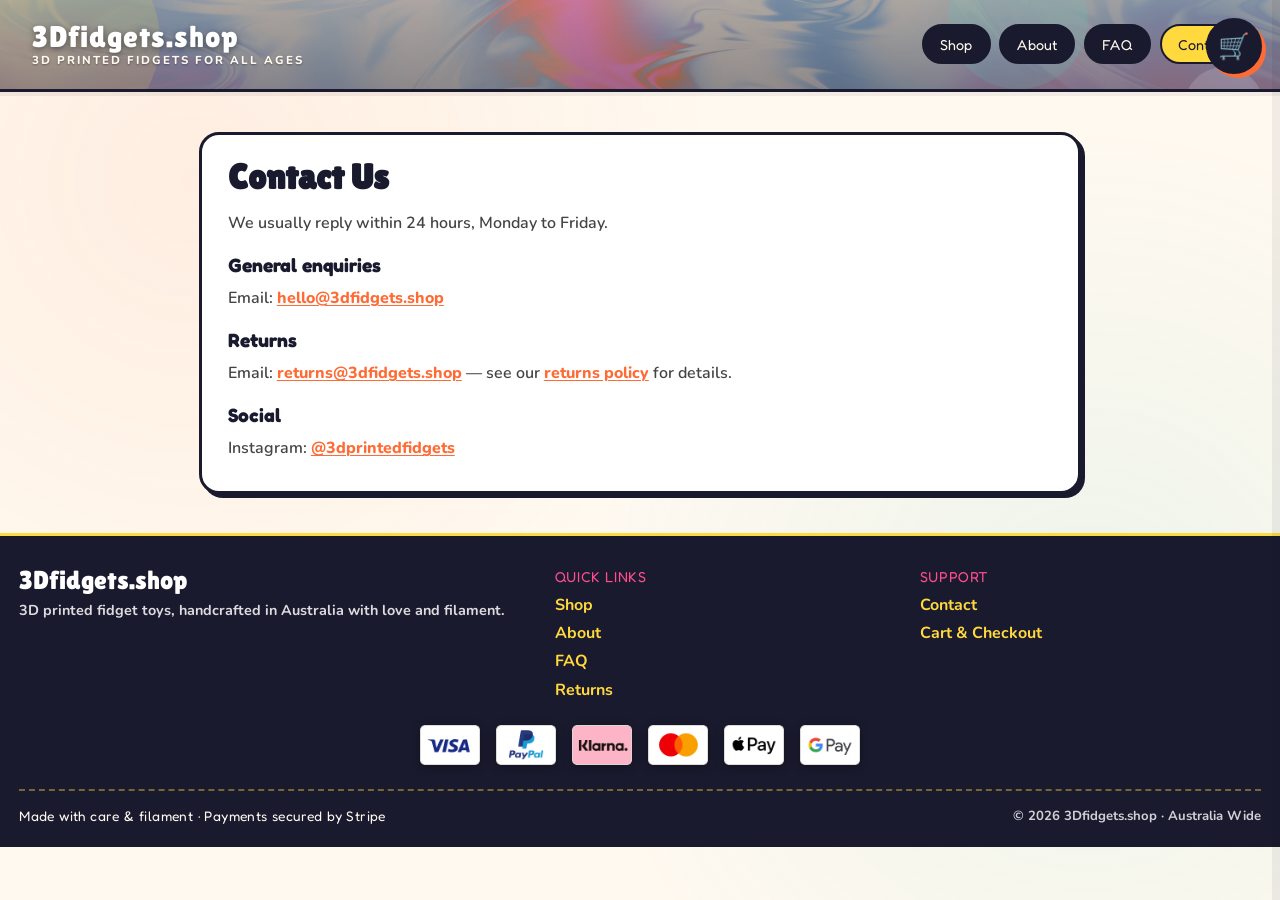
<file: contact.html>
<!DOCTYPE html>
<html lang="en">
<head>
  <meta charset="UTF-8" />
  <meta name="viewport" content="width=device-width, initial-scale=1.0" />
  <title>Contact · 3Dfidgets.shop</title>
  <meta name="description" content="Get in touch with 3Dfidgets.shop. We usually reply within 24 hours." />
  <link rel="icon" type="image/svg+xml" href="favicon.svg">
  <link rel="shortcut icon" href="favicon.svg">
  <link rel="preconnect" href="https://fonts.googleapis.com" />
  <link rel="preconnect" href="https://fonts.gstatic.com" crossorigin />
  <link href="https://fonts.googleapis.com/css2?family=Lilita+One&family=Nunito:wght@400;600;700;800&family=Fredoka+One&display=swap" rel="stylesheet" />
  <link rel="stylesheet" href="site.css" />
</head>
<body>

<header class="site-header compact">
  <div class="site-header-inner">
    <a class="site-header-logo" href="index.html">
      <span class="site-header-logo-icon" aria-hidden="true"></span>
      <span class="site-header-logo-texts">
        <span class="site-header-logo-title">3Dfidgets.shop</span>
        <span class="site-header-logo-sub">3D printed fidgets for all ages</span>
      </span>
    </a>
    <nav class="site-header-nav">
      <a href="index.html">Shop</a>
      <a href="about.html">About</a>
      <a href="faq.html">FAQ</a>
      <a href="contact.html" class="active">Contact</a>
    </nav>
  </div>
  <div class="site-header-blobs" aria-hidden="true">
    <div class="site-header-blob site-header-blob-1"></div>
    <div class="site-header-blob site-header-blob-2"></div>
    <div class="site-header-blob site-header-blob-3"></div>
  </div>
</header>

<main class="content-wrap">
  <section class="content-card">
    <h1>Contact Us</h1>
    <p>We usually reply within 24 hours, Monday to Friday.</p>
    <h2>General enquiries</h2>
    <p>Email: <a href="mailto:hello@3dfidgets.shop">hello@3dfidgets.shop</a></p>
    <h2>Returns</h2>
    <p>Email: <a href="mailto:returns@3dfidgets.shop">returns@3dfidgets.shop</a> — see our <a href="returns.html">returns policy</a> for details.</p>
    <h2>Social</h2>
    <p>Instagram: <a href="https://instagram.com/3dprintedfidgets" target="_blank" rel="noopener noreferrer">@3dprintedfidgets</a></p>
  </section>
</main>

<footer class="site-footer">
  <div class="footer-inner">
    <div class="footer-top">
      <div>
        <div class="footer-brand">3Dfidgets.shop</div>
        <p class="footer-tagline">3D printed fidget toys, handcrafted in Australia with love and filament.</p>
      </div>
      <div>
        <div class="footer-title">Quick Links</div>
        <div class="footer-links">
          <a class="footer-link" href="index.html">Shop</a>
          <a class="footer-link" href="about.html">About</a>
          <a class="footer-link" href="faq.html">FAQ</a>
          <a class="footer-link" href="returns.html">Returns</a>
        </div>
      </div>
      <div>
        <div class="footer-title">Support</div>
        <div class="footer-links">
          <a class="footer-link" href="contact.html">Contact</a>
          <a class="footer-link" href="checkout.html">Cart &amp; Checkout</a>
        </div>
      </div>
    </div>
    <div class="payment-methods-bar">
      <img src="images/Visa.png" alt="Visa" width="60" height="40" loading="lazy"/>
      <img src="images/PayPal.png" alt="PayPal" width="60" height="40" loading="lazy"/>
      <img src="images/Klarna.png" alt="Klarna" width="60" height="40" loading="lazy"/>
      <img src="images/Mastercard.png" alt="Mastercard" width="60" height="40" loading="lazy"/>
      <img src="images/ApplePay.png" alt="Apple Pay" width="60" height="40" loading="lazy"/>
      <img src="images/GooglePay.png" alt="Google Pay" width="60" height="40" loading="lazy"/>
    </div>
    <div class="footer-bottom">
      <div class="footer-copy">Made with care &amp; filament · Payments secured by Stripe</div>
      <div class="footer-note">© 2026 3Dfidgets.shop · Australia Wide</div>
    </div>
  </div>
</footer>

<script src="cart.js" defer></script>
</body>
</html>
</file>
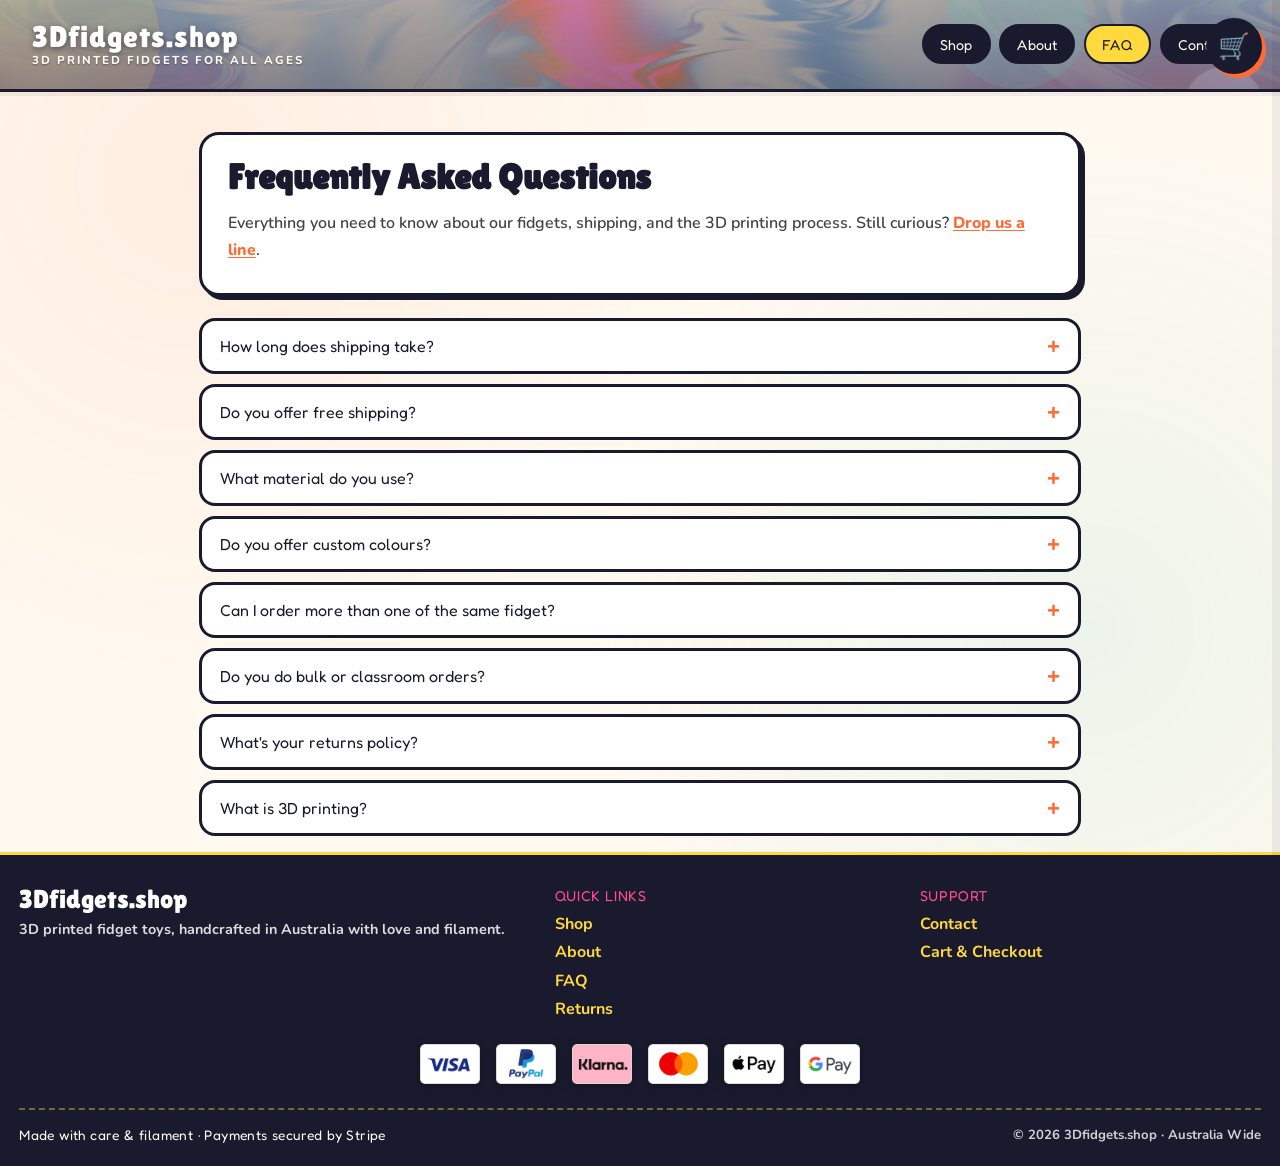
<file: faq.html>
<!DOCTYPE html>
<html lang="en">
<head>
  <script src="https://cdn.visitors.now/v.js" data-token="20b4d176-a77a-4d13-b10b-6909bdb16b05" data-persist></script>
  <meta charset="UTF-8" />
  <meta name="viewport" content="width=device-width, initial-scale=1.0" />
  <title>FAQ · 3Dfidgets.shop</title>
  <meta name="description" content="Frequently asked questions about 3Dfidgets.shop — shipping times, materials, custom colours, and 3D printing." />
  <link rel="icon" type="image/svg+xml" href="favicon.svg">
  <link rel="shortcut icon" href="favicon.svg">
  <link rel="canonical" href="https://3dfidgets.shop/faq.html" />
  <meta property="og:type" content="website" />
  <meta property="og:title" content="FAQ · 3Dfidgets.shop" />
  <meta property="og:description" content="Answers to common questions about shipping, materials, custom colours, and 3D printing." />
  <link rel="preconnect" href="https://fonts.googleapis.com" />
  <link rel="preconnect" href="https://fonts.gstatic.com" crossorigin />
  <link href="https://fonts.googleapis.com/css2?family=Lilita+One&family=Nunito:wght@400;600;700;800&family=Fredoka+One&display=swap" rel="stylesheet" />
  <link rel="stylesheet" href="site.css" />
</head>
<body>

<header class="site-header compact">
  <div class="site-header-inner">
    <a class="site-header-logo" href="index.html">
      <span class="site-header-logo-icon" aria-hidden="true"></span>
      <span class="site-header-logo-texts">
        <span class="site-header-logo-title">3Dfidgets.shop</span>
        <span class="site-header-logo-sub">3D printed fidgets for all ages</span>
      </span>
    </a>
    <nav class="site-header-nav">
      <a href="index.html">Shop</a>
      <a href="about.html">About</a>
      <a href="faq.html" class="active">FAQ</a>
      <a href="contact.html">Contact</a>
    </nav>
  </div>
  <div class="site-header-blobs" aria-hidden="true">
    <div class="site-header-blob site-header-blob-1"></div>
    <div class="site-header-blob site-header-blob-2"></div>
    <div class="site-header-blob site-header-blob-3"></div>
  </div>
</header>

<main class="content-wrap">
  <section class="content-card">
    <h1>Frequently Asked Questions</h1>
    <p>Everything you need to know about our fidgets, shipping, and the 3D printing process. Still curious? <a href="contact.html">Drop us a line</a>.</p>
  </section>

  <section class="faq-list">
    <details class="faq-item" id="faq-shipping">
      <summary>How long does shipping take?</summary>
      <div class="a">Standard delivery is usually 3–7 business days within Australia. Express delivery (1–3 business days) is available at checkout depending on your location.</div>
    </details>
    <details class="faq-item" id="faq-free-shipping">
      <summary>Do you offer free shipping?</summary>
      <div class="a">Yes! Standard shipping is free on all Australian orders over $50. You'll see your progress towards free shipping in the cart.</div>
    </details>
    <details class="faq-item" id="faq-material">
      <summary>What material do you use?</summary>
      <div class="a">Most of our fidgets are printed in eco-friendly PLA (polylactic acid) filament — a plant-based, biodegradable plastic that's lightweight, durable, and safe for all ages.</div>
    </details>
    <details class="faq-item" id="faq-colors">
      <summary>Do you offer custom colours?</summary>
      <div class="a">Yes — send us your preferred colours via the <a href="contact.html">contact page</a> and we'll confirm availability. Custom prints typically add 1–2 business days to dispatch.</div>
    </details>
    <details class="faq-item" id="faq-multiple">
      <summary>Can I order more than one of the same fidget?</summary>
      <div class="a">Absolutely. Use the quantity selector on the product card, or open the cart and use the +/− buttons to set any quantity from 1 to 99 per item.</div>
    </details>
    <details class="faq-item" id="faq-bulk">
      <summary>Do you do bulk or classroom orders?</summary>
      <div class="a">Yes — for orders of 20+ units, <a href="contact.html">contact us</a> for a custom quote and lead time. We work with schools, therapists, and gift programs.</div>
    </details>
    <details class="faq-item" id="faq-returns">
      <summary>What's your returns policy?</summary>
      <div class="a">We accept returns within 30 days of delivery for most items. Full details on our <a href="returns.html">returns page</a>.</div>
    </details>
    <details class="faq-item" id="faq-3d-printing">
      <summary>What is 3D printing?</summary>
      <div class="a">3D printing is a process of building three-dimensional objects layer by layer from a digital model — it lets us make small batches of detailed, intricate fidgets without waste.</div>
    </details>
  </section>
</main>

<footer class="site-footer">
  <div class="footer-inner">
    <div class="footer-top">
      <div>
        <div class="footer-brand">3Dfidgets.shop</div>
        <p class="footer-tagline">3D printed fidget toys, handcrafted in Australia with love and filament.</p>
      </div>
      <div>
        <div class="footer-title">Quick Links</div>
        <div class="footer-links">
          <a class="footer-link" href="index.html">Shop</a>
          <a class="footer-link" href="about.html">About</a>
          <a class="footer-link" href="faq.html">FAQ</a>
          <a class="footer-link" href="returns.html">Returns</a>
        </div>
      </div>
      <div>
        <div class="footer-title">Support</div>
        <div class="footer-links">
          <a class="footer-link" href="contact.html">Contact</a>
          <a class="footer-link" href="checkout.html">Cart &amp; Checkout</a>
        </div>
      </div>
    </div>
    <div class="payment-methods-bar">
      <img src="images/Visa.png" alt="Visa" width="60" height="40" loading="lazy"/>
      <img src="images/PayPal.png" alt="PayPal" width="60" height="40" loading="lazy"/>
      <img src="images/Klarna.png" alt="Klarna" width="60" height="40" loading="lazy"/>
      <img src="images/Mastercard.png" alt="Mastercard" width="60" height="40" loading="lazy"/>
      <img src="images/ApplePay.png" alt="Apple Pay" width="60" height="40" loading="lazy"/>
      <img src="images/GooglePay.png" alt="Google Pay" width="60" height="40" loading="lazy"/>
    </div>
    <div class="footer-bottom">
      <div class="footer-copy">Made with care &amp; filament · Payments secured by Stripe</div>
      <div class="footer-note">© 2026 3Dfidgets.shop · Australia Wide</div>
    </div>
  </div>
</footer>

<script src="cart.js" defer></script>
</body>
</html>
</file>
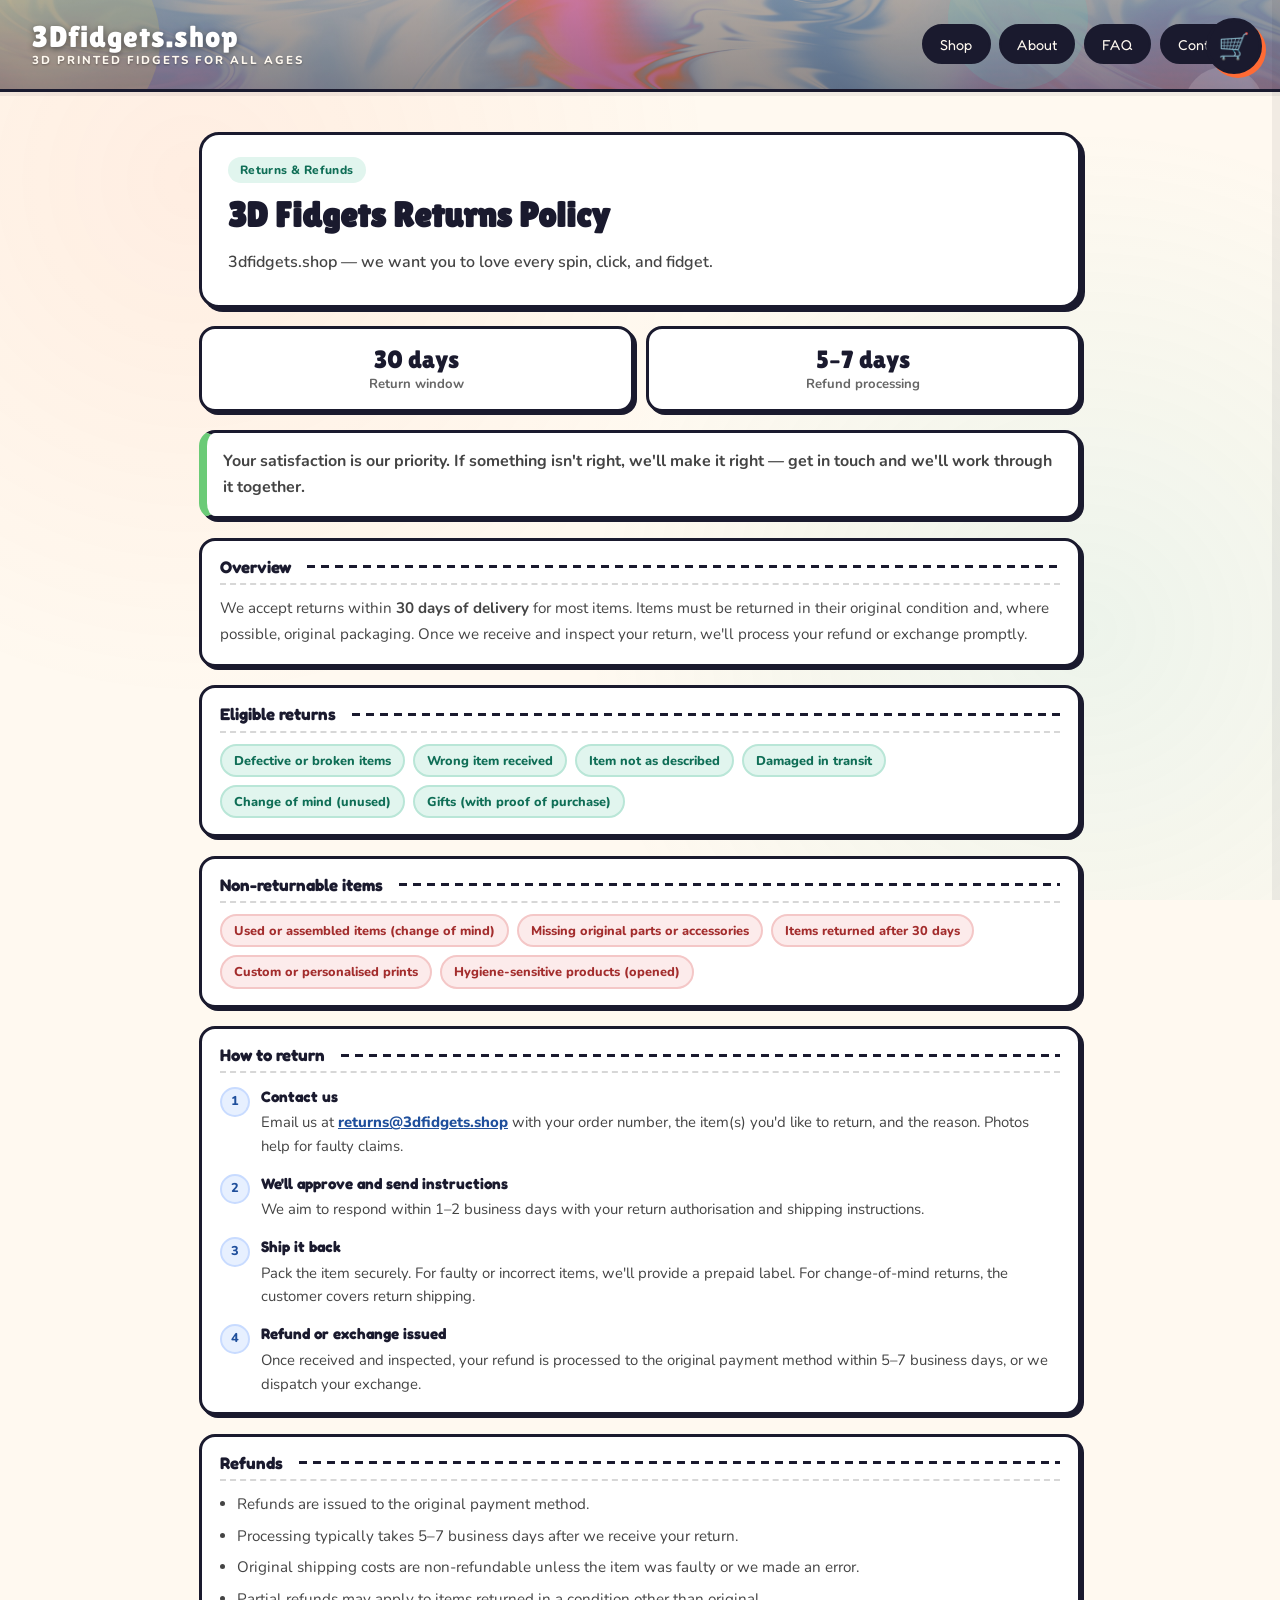
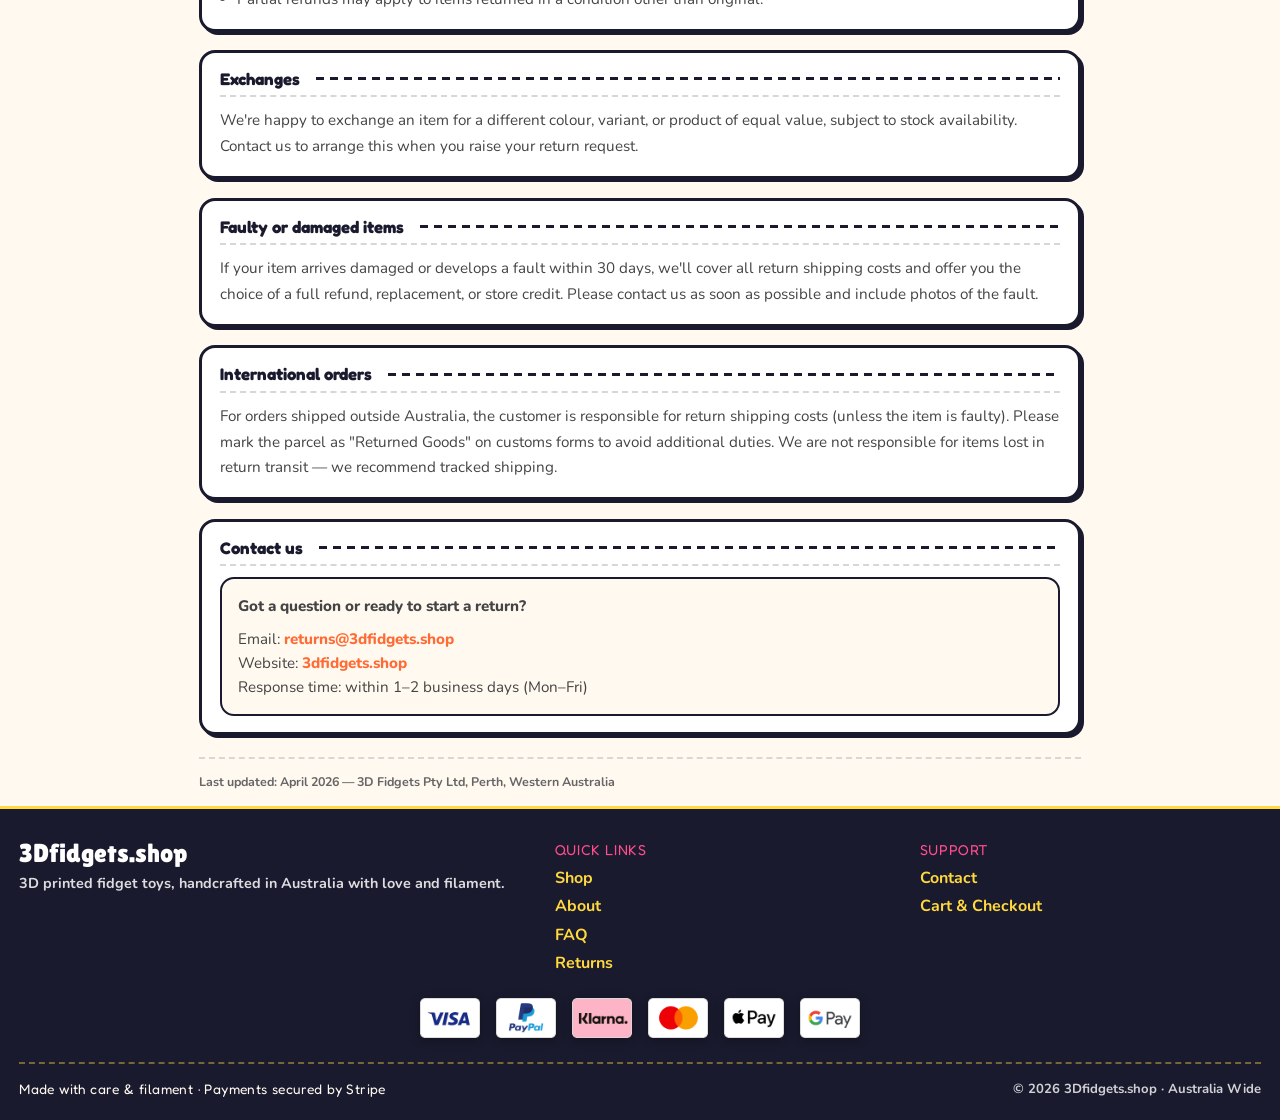
<file: returns.html>
<!DOCTYPE html>
<html lang="en">
<head>
  <meta charset="UTF-8" />
  <meta name="viewport" content="width=device-width, initial-scale=1.0" />
  <title>Returns Policy · 3Dfidgets.shop</title>
  <meta name="description" content="3Dfidgets.shop returns and refunds policy — 30-day return window, refund processing in 5–7 business days." />
  <link rel="icon" type="image/svg+xml" href="favicon.svg">
  <link rel="shortcut icon" href="favicon.svg">
  <link rel="preconnect" href="https://fonts.googleapis.com" />
  <link rel="preconnect" href="https://fonts.gstatic.com" crossorigin />
  <link href="https://fonts.googleapis.com/css2?family=Lilita+One&family=Nunito:wght@400;600;700;800&family=Fredoka+One&display=swap" rel="stylesheet" />
  <link rel="stylesheet" href="site.css" />
  <style>
    .policy-wrap { display: grid; gap: 1.15rem; }
    .policy-badge {
      display: inline-block; background: #E1F5EE; color: #0F6E56;
      font-size: .75rem; font-weight: 800; letter-spacing: .4px;
      padding: .3rem .75rem; border-radius: 999px; margin-bottom: .8rem;
    }
    .policy-title {
      font-family: 'Lilita One', cursive;
      font-size: clamp(1.7rem, 4vw, 2.2rem);
      line-height: 1.15; margin-bottom: .3rem;
    }
    .policy-sub { font-weight: 700; color: #555; }
    .highlights {
      display: grid; grid-template-columns: repeat(2, minmax(0, 1fr)); gap: .75rem;
    }
    .hl-card {
      background: #fff; border: 3px solid var(--dark);
      border-radius: 16px; padding: 1rem; text-align: center;
      box-shadow: 3px 3px 0 var(--dark);
    }
    .hl-val { font-family: 'Lilita One', cursive; font-size: 1.55rem; margin-bottom: .1rem; }
    .hl-label { font-size: .82rem; font-weight: 700; color: #666; }
    .callout {
      background: #fff; border: 3px solid var(--dark);
      border-left: 8px solid var(--green); border-radius: 16px;
      padding: 1rem; box-shadow: 3px 3px 0 var(--dark);
      font-weight: 700; color: #444; line-height: 1.6;
    }
    .section {
      background: #fff; border: 3px solid var(--dark);
      border-radius: 16px; padding: 1rem 1.1rem;
      box-shadow: 3px 3px 0 var(--dark);
    }
    .section-title {
      font-family: 'Fredoka One', cursive; font-size: 1.05rem;
      color: var(--dark); margin-bottom: .7rem;
      padding-bottom: .4rem; border-bottom: 2px dashed #d7d7d7;
    }
    .section p, .section li { font-size: .95rem; line-height: 1.7; color: #444; }
    .tag-row { display: flex; flex-wrap: wrap; gap: .5rem; }
    .tag {
      font-size: .8rem; padding: .35rem .75rem;
      border-radius: 999px; font-weight: 800; border: 2px solid transparent;
    }
    .tag-ok { background: #E1F5EE; color: #0F6E56; border-color: #b9e6d7; }
    .tag-no { background: #FCEBEB; color: #A32D2D; border-color: #f4c7c7; }
    .process-steps { list-style: none; display: grid; gap: .8rem; }
    .process-steps li { display: flex; gap: .7rem; align-items: flex-start; }
    .step-num {
      min-width: 30px; height: 30px; border-radius: 50%;
      background: #e7f0ff; color: #1f4f9c;
      display: flex; align-items: center; justify-content: center;
      font-size: .8rem; font-weight: 800;
      border: 2px solid #c8dbff; margin-top: 2px;
    }
    .step-text strong {
      display: block; font-family: 'Fredoka One', cursive;
      font-size: .95rem; color: var(--dark); margin-bottom: .15rem;
    }
    .step-text { font-size: .93rem; color: #444; line-height: 1.6; }
    .policy-list { padding-left: 1.1rem; display: grid; gap: .35rem; }
    .contact-box {
      background: var(--bg); border: 2px solid var(--dark);
      border-radius: 14px; padding: .9rem 1rem;
    }
    .contact-box a {
      color: var(--orange); font-weight: 800; text-decoration: none;
    }
    .contact-box a:hover { text-decoration: underline; }
    .last-updated {
      font-size: .78rem; font-weight: 700; color: #666;
      margin-top: .2rem; padding-top: .9rem;
      border-top: 2px dashed #d7d7d7;
    }
    @media (max-width: 700px) {
      .highlights { grid-template-columns: 1fr; }
    }
  </style>
</head>
<body>

<header class="site-header compact">
  <div class="site-header-inner">
    <a class="site-header-logo" href="index.html">
      <span class="site-header-logo-icon" aria-hidden="true"></span>
      <span class="site-header-logo-texts">
        <span class="site-header-logo-title">3Dfidgets.shop</span>
        <span class="site-header-logo-sub">3D printed fidgets for all ages</span>
      </span>
    </a>
    <nav class="site-header-nav">
      <a href="index.html">Shop</a>
      <a href="about.html">About</a>
      <a href="faq.html">FAQ</a>
      <a href="contact.html">Contact</a>
    </nav>
  </div>
  <div class="site-header-blobs" aria-hidden="true">
    <div class="site-header-blob site-header-blob-1"></div>
    <div class="site-header-blob site-header-blob-2"></div>
    <div class="site-header-blob site-header-blob-3"></div>
  </div>
</header>

<main class="content-wrap">
  <div class="policy-wrap">
    <section class="content-card" style="margin-bottom:0">
      <div class="policy-badge">Returns &amp; Refunds</div>
      <h1 class="policy-title">3D Fidgets Returns Policy</h1>
      <p class="policy-sub">3dfidgets.shop — we want you to love every spin, click, and fidget.</p>
    </section>

    <section class="highlights">
      <article class="hl-card">
        <p class="hl-val">30 days</p>
        <p class="hl-label">Return window</p>
      </article>
      <article class="hl-card">
        <p class="hl-val">5–7 days</p>
        <p class="hl-label">Refund processing</p>
      </article>
    </section>

    <section class="callout">
      Your satisfaction is our priority. If something isn't right, we'll make it right — get in touch and we'll work through it together.
    </section>

    <section class="section">
      <h2 class="section-title">Overview</h2>
      <p>We accept returns within <strong>30 days of delivery</strong> for most items. Items must be returned in their original condition and, where possible, original packaging. Once we receive and inspect your return, we'll process your refund or exchange promptly.</p>
    </section>

    <section class="section">
      <h2 class="section-title">Eligible returns</h2>
      <div class="tag-row">
        <span class="tag tag-ok">Defective or broken items</span>
        <span class="tag tag-ok">Wrong item received</span>
        <span class="tag tag-ok">Item not as described</span>
        <span class="tag tag-ok">Damaged in transit</span>
        <span class="tag tag-ok">Change of mind (unused)</span>
        <span class="tag tag-ok">Gifts (with proof of purchase)</span>
      </div>
    </section>

    <section class="section">
      <h2 class="section-title">Non-returnable items</h2>
      <div class="tag-row">
        <span class="tag tag-no">Used or assembled items (change of mind)</span>
        <span class="tag tag-no">Missing original parts or accessories</span>
        <span class="tag tag-no">Items returned after 30 days</span>
        <span class="tag tag-no">Custom or personalised prints</span>
        <span class="tag tag-no">Hygiene-sensitive products (opened)</span>
      </div>
    </section>

    <section class="section">
      <h2 class="section-title">How to return</h2>
      <ol class="process-steps">
        <li>
          <div class="step-num">1</div>
          <div class="step-text">
            <strong>Contact us</strong>
            Email us at <a href="mailto:returns@3dfidgets.shop" style="color:#1f4f9c;font-weight:800;">returns@3dfidgets.shop</a> with your order number, the item(s) you'd like to return, and the reason. Photos help for faulty claims.
          </div>
        </li>
        <li>
          <div class="step-num">2</div>
          <div class="step-text">
            <strong>We'll approve and send instructions</strong>
            We aim to respond within 1–2 business days with your return authorisation and shipping instructions.
          </div>
        </li>
        <li>
          <div class="step-num">3</div>
          <div class="step-text">
            <strong>Ship it back</strong>
            Pack the item securely. For faulty or incorrect items, we'll provide a prepaid label. For change-of-mind returns, the customer covers return shipping.
          </div>
        </li>
        <li>
          <div class="step-num">4</div>
          <div class="step-text">
            <strong>Refund or exchange issued</strong>
            Once received and inspected, your refund is processed to the original payment method within 5–7 business days, or we dispatch your exchange.
          </div>
        </li>
      </ol>
    </section>

    <section class="section">
      <h2 class="section-title">Refunds</h2>
      <ul class="policy-list">
        <li>Refunds are issued to the original payment method.</li>
        <li>Processing typically takes 5–7 business days after we receive your return.</li>
        <li>Original shipping costs are non-refundable unless the item was faulty or we made an error.</li>
        <li>Partial refunds may apply to items returned in a condition other than original.</li>
      </ul>
    </section>

    <section class="section">
      <h2 class="section-title">Exchanges</h2>
      <p>We're happy to exchange an item for a different colour, variant, or product of equal value, subject to stock availability. Contact us to arrange this when you raise your return request.</p>
    </section>

    <section class="section">
      <h2 class="section-title">Faulty or damaged items</h2>
      <p>If your item arrives damaged or develops a fault within 30 days, we'll cover all return shipping costs and offer you the choice of a full refund, replacement, or store credit. Please contact us as soon as possible and include photos of the fault.</p>
    </section>

    <section class="section">
      <h2 class="section-title">International orders</h2>
      <p>For orders shipped outside Australia, the customer is responsible for return shipping costs (unless the item is faulty). Please mark the parcel as "Returned Goods" on customs forms to avoid additional duties. We are not responsible for items lost in return transit — we recommend tracked shipping.</p>
    </section>

    <section class="section">
      <h2 class="section-title">Contact us</h2>
      <div class="contact-box">
        <p style="margin-bottom:.45rem;font-weight:800;">Got a question or ready to start a return?</p>
        <p style="line-height:1.6;color:#444;">
          Email: <a href="mailto:returns@3dfidgets.shop">returns@3dfidgets.shop</a><br>
          Website: <a href="https://3dfidgets.shop" target="_blank" rel="noopener noreferrer">3dfidgets.shop</a><br>
          Response time: within 1–2 business days (Mon–Fri)
        </p>
      </div>
    </section>

    <p class="last-updated">Last updated: April 2026 — 3D Fidgets Pty Ltd, Perth, Western Australia</p>
  </div>
</main>

<footer class="site-footer">
  <div class="footer-inner">
    <div class="footer-top">
      <div>
        <div class="footer-brand">3Dfidgets.shop</div>
        <p class="footer-tagline">3D printed fidget toys, handcrafted in Australia with love and filament.</p>
      </div>
      <div>
        <div class="footer-title">Quick Links</div>
        <div class="footer-links">
          <a class="footer-link" href="index.html">Shop</a>
          <a class="footer-link" href="about.html">About</a>
          <a class="footer-link" href="faq.html">FAQ</a>
          <a class="footer-link" href="returns.html">Returns</a>
        </div>
      </div>
      <div>
        <div class="footer-title">Support</div>
        <div class="footer-links">
          <a class="footer-link" href="contact.html">Contact</a>
          <a class="footer-link" href="checkout.html">Cart &amp; Checkout</a>
        </div>
      </div>
    </div>
    <div class="payment-methods-bar">
      <img src="images/Visa.png" alt="Visa" width="60" height="40" loading="lazy"/>
      <img src="images/PayPal.png" alt="PayPal" width="60" height="40" loading="lazy"/>
      <img src="images/Klarna.png" alt="Klarna" width="60" height="40" loading="lazy"/>
      <img src="images/Mastercard.png" alt="Mastercard" width="60" height="40" loading="lazy"/>
      <img src="images/ApplePay.png" alt="Apple Pay" width="60" height="40" loading="lazy"/>
      <img src="images/GooglePay.png" alt="Google Pay" width="60" height="40" loading="lazy"/>
    </div>
    <div class="footer-bottom">
      <div class="footer-copy">Made with care &amp; filament · Payments secured by Stripe</div>
      <div class="footer-note">© 2026 3Dfidgets.shop · Australia Wide</div>
    </div>
  </div>
</footer>

<script src="cart.js" defer></script>
</body>
</html>
</file>
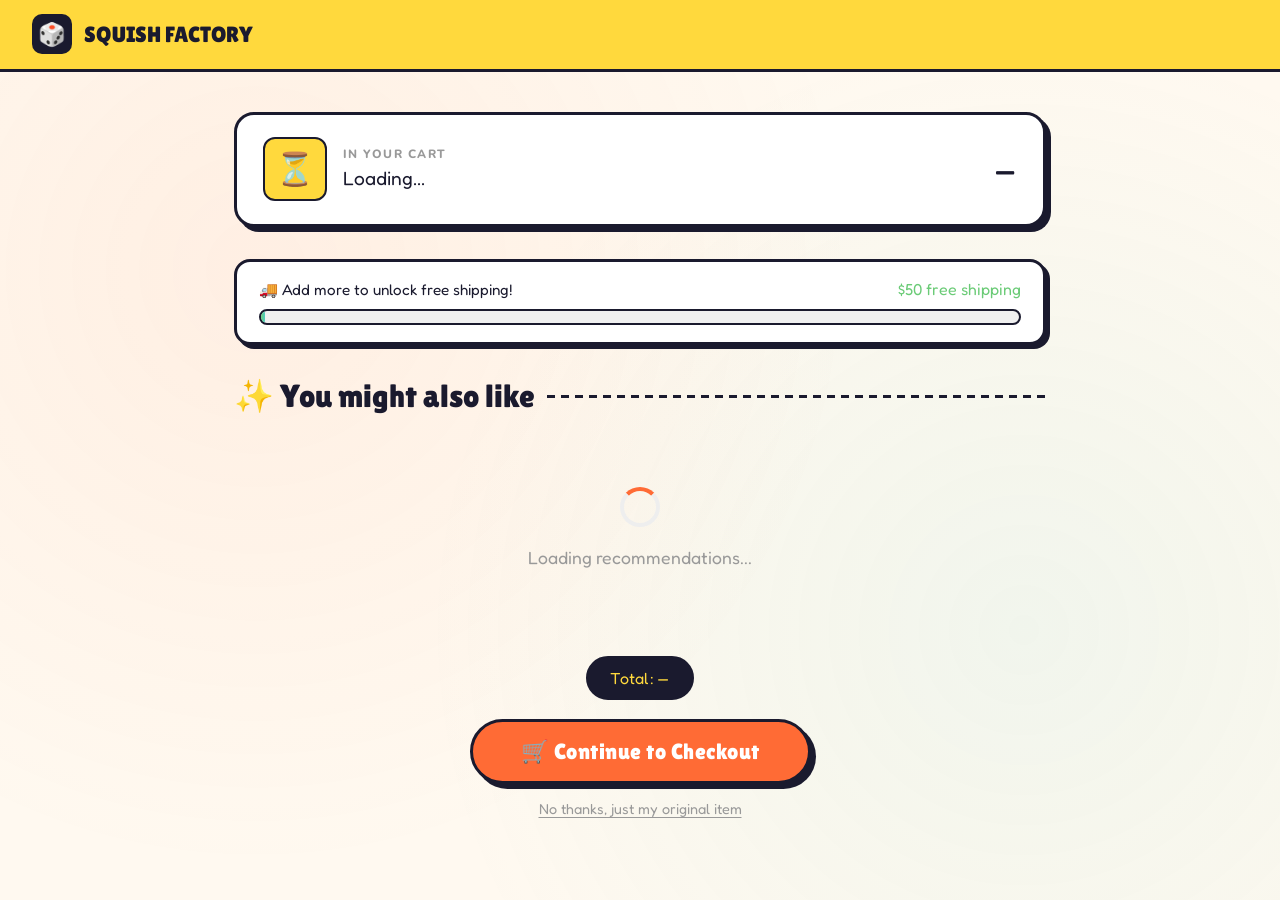
<file: upsell.html>
<!DOCTYPE html>
<html lang="en">
<head>
  <meta charset="UTF-8" />
  <meta name="viewport" content="width=device-width, initial-scale=1.0" />
  <title>You might also like — SQUISH FACTORY</title>
  <link rel="preconnect" href="https://fonts.googleapis.com" />
  <link href="https://fonts.googleapis.com/css2?family=Lilita+One&family=Nunito:wght@400;600;700;800&family=Fredoka+One&display=swap" rel="stylesheet" />
  <style>
    :root{--bg:#fff9f0;--yellow:#FFD93D;--orange:#FF6B35;--pink:#FF4D8D;--blue:#4ECDC4;--purple:#A855F7;--green:#6BCB77;--dark:#1a1a2e;--radius:20px}
    *,*::before,*::after{box-sizing:border-box;margin:0;padding:0}
    body{font-family:'Nunito',sans-serif;background:var(--bg);color:var(--dark);min-height:100vh;overflow-x:hidden}
    body::before{content:'';position:fixed;inset:0;background-image:radial-gradient(circle at 20% 30%,rgba(255,107,53,.07) 0%,transparent 50%),radial-gradient(circle at 80% 70%,rgba(78,205,196,.08) 0%,transparent 50%);pointer-events:none;z-index:0}

    /* HEADER */
    header{position:relative;z-index:10;background:var(--yellow);border-bottom:3px solid var(--dark);padding:.9rem 2rem;display:flex;align-items:center;gap:.75rem}
    .logo-icon{width:40px;height:40px;background:var(--dark);border-radius:10px;display:flex;align-items:center;justify-content:center;font-size:1.4rem;animation:wiggle 3s ease-in-out infinite;flex-shrink:0}
    @keyframes wiggle{0%,100%{transform:rotate(-4deg)}50%{transform:rotate(4deg)}}
    .logo-text{font-family:'Lilita One',cursive;font-size:1.4rem;color:var(--dark)}

    /* MAIN */
    main{position:relative;z-index:5;max-width:860px;margin:0 auto;padding:2.5rem 1.5rem 4rem}

    /* CART SUMMARY */
    .cart-box{background:#fff;border:3px solid var(--dark);border-radius:var(--radius);box-shadow:5px 5px 0 var(--dark);padding:1.4rem 1.6rem;margin-bottom:2rem;display:flex;align-items:center;gap:1rem;flex-wrap:wrap}
    .cart-img{width:64px;height:64px;border-radius:12px;border:2px solid var(--dark);object-fit:cover;flex-shrink:0;background:var(--yellow);display:flex;align-items:center;justify-content:center;font-size:2rem}
    .cart-img img{width:100%;height:100%;object-fit:cover;border-radius:10px}
    .cart-details{flex:1}
    .cart-label{font-size:.75rem;font-weight:800;letter-spacing:1.5px;text-transform:uppercase;color:#999;margin-bottom:.2rem}
    .cart-name{font-family:'Fredoka One',cursive;font-size:1.2rem;color:var(--dark)}
    .cart-added-items{font-size:.85rem;font-weight:600;color:var(--green);margin-top:.15rem}
    .cart-price{font-family:'Lilita One',cursive;font-size:1.8rem;color:var(--dark);flex-shrink:0}

    /* FREE SHIPPING PROGRESS */
    .shipping-bar-wrap{background:#fff;border:3px solid var(--dark);border-radius:16px;box-shadow:4px 4px 0 var(--dark);padding:1.1rem 1.4rem;margin-bottom:2rem}
    .shipping-bar-label{font-family:'Fredoka One',cursive;font-size:.95rem;color:var(--dark);margin-bottom:.6rem;display:flex;justify-content:space-between;align-items:center}
    .shipping-bar-label .goal{color:var(--green);font-size:1rem}
    .bar-track{background:#f0f0f0;border:2px solid var(--dark);border-radius:100px;height:16px;overflow:hidden}
    .bar-fill{height:100%;background:linear-gradient(90deg,var(--green),var(--blue));border-radius:100px;transition:width .6s cubic-bezier(.34,1.56,.64,1);min-width:4px}
    .shipping-unlocked{font-family:'Fredoka One',cursive;font-size:.9rem;color:var(--green);margin-top:.5rem;text-align:center}

    /* UPSELL HEADING */
    .upsell-heading{font-family:'Lilita One',cursive;font-size:clamp(1.5rem,3vw,2rem);color:var(--dark);margin-bottom:1.5rem;display:flex;align-items:center;gap:.75rem}
    .upsell-heading::after{content:'';flex:1;height:3px;background:repeating-linear-gradient(90deg,var(--dark) 0,var(--dark) 8px,transparent 8px,transparent 14px)}

    /* UPSELL CARDS */
    .upsell-grid{display:grid;grid-template-columns:repeat(auto-fill,minmax(220px,1fr));gap:1.4rem;margin-bottom:2.5rem}
    .upsell-card{background:#fff;border:3px solid var(--dark);border-radius:var(--radius);box-shadow:4px 4px 0 var(--dark);overflow:hidden;transition:transform .2s,box-shadow .2s;position:relative}
    .upsell-card.selected{border-color:var(--green);box-shadow:4px 4px 0 var(--green)}
    .upsell-card:hover{transform:translate(-2px,-2px);box-shadow:6px 6px 0 var(--dark)}
    .upsell-card.selected:hover{box-shadow:6px 6px 0 var(--green)}
    .upsell-img{height:150px;display:flex;align-items:center;justify-content:center;border-bottom:3px solid var(--dark);font-size:3.5rem;position:relative;overflow:hidden}
    .upsell-img img{width:100%;height:100%;object-fit:cover}
    .upsell-body{padding:1rem}
    .upsell-name{font-family:'Fredoka One',cursive;font-size:1rem;color:var(--dark);margin-bottom:.25rem}
    .upsell-price{font-family:'Lilita One',cursive;font-size:1.2rem;color:var(--dark);margin-bottom:.7rem}
    .add-btn{width:100%;font-family:'Fredoka One',cursive;font-size:.95rem;padding:.5rem;border:2.5px solid var(--dark);border-radius:100px;cursor:pointer;transition:all .15s;box-shadow:2px 2px 0 var(--dark)}
    .add-btn.idle{background:#fff;color:var(--dark)}
    .add-btn.idle:hover{background:var(--dark);color:var(--yellow);transform:translate(-1px,-1px);box-shadow:3px 3px 0 var(--orange)}
    .add-btn.added{background:var(--green);color:#fff;border-color:var(--green)}
    .check-badge{position:absolute;top:8px;right:8px;width:28px;height:28px;background:var(--green);border:2px solid var(--dark);border-radius:50%;display:flex;align-items:center;justify-content:center;font-size:.9rem;opacity:0;transform:scale(0);transition:all .2s cubic-bezier(.34,1.56,.64,1)}
    .upsell-card.selected .check-badge{opacity:1;transform:scale(1)}

    /* CHECKOUT BTN */
    .checkout-section{text-align:center}
    .checkout-btn{font-family:'Lilita One',cursive;font-size:1.4rem;padding:1rem 3rem;background:var(--orange);color:#fff;border:3px solid var(--dark);border-radius:100px;box-shadow:5px 5px 0 var(--dark);cursor:pointer;transition:all .2s;display:inline-flex;align-items:center;gap:.6rem;letter-spacing:.5px}
    .checkout-btn:hover:not(:disabled){transform:translate(-3px,-3px);box-shadow:8px 8px 0 var(--dark)}
    .checkout-btn:active:not(:disabled){transform:translate(1px,1px);box-shadow:2px 2px 0 var(--dark)}
    .checkout-btn:disabled{background:#ccc;cursor:not-allowed;color:#999}
    .checkout-btn .spinner{display:inline-block;width:18px;height:18px;border:3px solid rgba(255,255,255,.4);border-top-color:#fff;border-radius:50%;animation:spin .7s linear infinite}
    @keyframes spin{to{transform:rotate(360deg)}}
    .skip-link{display:block;margin-top:1rem;font-family:'Fredoka One',cursive;font-size:.9rem;color:#999;cursor:pointer;text-decoration:underline;text-underline-offset:3px}
    .skip-link:hover{color:var(--dark)}

    /* TOTAL PREVIEW */
    .total-preview{background:var(--dark);color:var(--yellow);font-family:'Fredoka One',cursive;font-size:1rem;padding:.6rem 1.4rem;border-radius:100px;border:2.5px solid var(--dark);display:inline-block;margin-bottom:1.2rem;letter-spacing:.3px}

    /* LOADING */
    .loading-state{text-align:center;padding:3rem;font-family:'Fredoka One',cursive;font-size:1.1rem;color:#999}
    .loader{display:inline-block;width:40px;height:40px;border:4px solid #eee;border-top-color:var(--orange);border-radius:50%;animation:spin .8s linear infinite;margin-bottom:1rem}

    @media(max-width:600px){main{padding:1.5rem 1rem}header{padding:.8rem 1rem}.checkout-btn{font-size:1.1rem;padding:.8rem 2rem}}

    /* QTY STEPPER */
    .qty-row{display:flex;align-items:center;justify-content:center;gap:.5rem;background:#f8f8f8;border:2.5px solid var(--dark);border-radius:100px;padding:.3rem .5rem;box-shadow:2px 2px 0 var(--dark)}
    .qty-btn{width:28px;height:28px;background:var(--dark);color:var(--yellow);border:none;border-radius:50%;font-family:'Fredoka One',cursive;font-size:1.1rem;cursor:pointer;display:flex;align-items:center;justify-content:center;transition:all .15s;flex-shrink:0;line-height:1}
    .qty-btn:hover{background:var(--orange);transform:scale(1.1)}
    .qty-num{font-family:'Lilita One',cursive;font-size:1.1rem;color:var(--dark);min-width:20px;text-align:center}
    .check-badge{font-family:'Lilita One',cursive;font-size:.85rem}
  </style>
</head>
<body>

<header>
  <div class="logo-icon">🎲</div>
  <div class="logo-text">SQUISH FACTORY</div>
</header>

<main>
  <!-- CART SUMMARY -->
  <div class="cart-box" id="cartBox">
    <div class="cart-img" id="cartImg">⏳</div>
    <div class="cart-details">
      <div class="cart-label">In your cart</div>
      <div class="cart-name" id="cartName">Loading...</div>
      <div class="cart-added-items" id="cartAddedItems"></div>
    </div>
    <div class="cart-price" id="cartPrice">—</div>
  </div>

  <!-- FREE SHIPPING PROGRESS BAR -->
  <div class="shipping-bar-wrap" id="shippingBarWrap">
    <div class="shipping-bar-label">
      <span id="shippingBarText">🚚 Add more to unlock free shipping!</span>
      <span class="goal">$50 free shipping</span>
    </div>
    <div class="bar-track"><div class="bar-fill" id="barFill" style="width:0%"></div></div>
    <div class="shipping-unlocked" id="shippingUnlocked" style="display:none">🎉 You've unlocked FREE standard shipping!</div>
  </div>

  <!-- UPSELL -->
  <div class="upsell-heading">✨ You might also like</div>
  <div class="upsell-grid" id="upsellGrid">
    <div class="loading-state" style="grid-column:1/-1">
      <div class="loader"></div><br>Loading recommendations...
    </div>
  </div>

  <!-- CHECKOUT -->
  <div class="checkout-section">
    <div class="total-preview" id="totalPreview">Total: —</div><br>
    <button class="checkout-btn" id="checkoutBtn" onclick="proceedToCheckout()">
      🛒 Continue to Checkout
    </button>
    <div class="skip-link" onclick="skipUpsell()">No thanks, just my original item</div>
  </div>
</main>

<script src="https://js.stripe.com/v3/"></script>
<script>
  const STRIPE_PK   = 'pk_live_51S4c3LCnw8RT6JxavXnFgIoo5p3hYog6SPLx5F1gzRmOTaWWet2opl0wOkvpHKXU6xfo3RB3eRuP77suHqcWS5Px008gs0yJSL';
  const BACKEND_URL = 'https://web-production-a069b.up.railway.app'; // ← your Railway URL
  const FREE_SHIPPING_THRESHOLD = 5000; // $50 in cents

  const stripe = Stripe(STRIPE_PK);
  const EMOJIS = ['🎲','🌀','🎯','⭐','🧩','🎪','🎨','🎭','🎰','🎳'];
  const COLORS = ['#FFD93D','#4ECDC4','#FF4D8D','#A855F7','#6BCB77','#FF6B35','#60A5FA','#F472B6'];

  // Read state from URL params (set by index.html when clicking Buy Now)
  const params   = new URLSearchParams(location.search);
  const mainPriceId = params.get('priceId');
  const isPickup    = params.get('pickup') === 'true';
  const shopPage    = isPickup ? 'p.html' : 'index.html';

  // If no priceId in URL — redirect back to shop
  if (!mainPriceId) { location.href = 'index.html'; }

  let allProducts   = [];
  let mainProduct   = null;
  let upsellQtys = {}; // { priceId: quantity } for upsell items

  function currSym(c){return{AUD:'A$',USD:'$',GBP:'£',EUR:'€',NZD:'NZ$',CAD:'C$'}[c]||c+' ';}
  function esc(s){if(!s)return '';return String(s).replace(/&/g,'&amp;').replace(/</g,'&lt;').replace(/>/g,'&gt;').replace(/"/g,'&quot;');}
  function fmt(cents,currency){return currSym((currency||'aud').toUpperCase())+(cents/100).toFixed(2);}

  // ── LOAD PRODUCTS ────────────────────────────────
  async function init() {
    try {
      const res = await fetch(`${BACKEND_URL}/api/products`);
      allProducts = (await res.json()).products || [];

      mainProduct = allProducts.find(p => p.priceId === mainPriceId);
      if (!mainProduct) { location.href = shopPage; return; }

      renderCartSummary();
      renderUpsells();
      updateShippingBar();
    } catch(err) {
      console.error(err);
      location.href = shopPage;
    }
  }

  // ── CART SUMMARY ─────────────────────────────────
  function renderCartSummary() {
    const imgEl = document.getElementById('cartImg');
    if (mainProduct.image) {
      imgEl.innerHTML = `<img src="${esc(mainProduct.image)}" alt="${esc(mainProduct.name)}" />`;
    } else {
      const idx = allProducts.indexOf(mainProduct);
      imgEl.textContent = EMOJIS[idx % EMOJIS.length];
      imgEl.style.background = COLORS[idx % COLORS.length];
    }
    document.getElementById('cartName').textContent = mainProduct.name;
    updateCartDisplay();
  }

  function updateCartDisplay() {
    const sym = currSym((mainProduct.currency||'aud').toUpperCase());
    let upsellTotal = 0;
    const addedLabels = [];
    for (const [pid, qty] of Object.entries(upsellQtys)) {
      const p = allProducts.find(x => x.priceId === pid);
      if (p) { upsellTotal += (p.price||0) * qty; addedLabels.push(qty > 1 ? `${p.name} x${qty}` : p.name); }
    }
    const totalCents = (mainProduct.price || 0) + upsellTotal;

    document.getElementById('cartPrice').textContent = sym + (totalCents/100).toFixed(2);

    if (addedLabels.length) {
      document.getElementById('cartAddedItems').textContent = '+ ' + addedLabels.join(', ');
    } else {
      document.getElementById('cartAddedItems').textContent = '';
    }

    const toGo = Math.max(0, FREE_SHIPPING_THRESHOLD - totalCents);
    document.getElementById('totalPreview').textContent =
      `Total: ${sym}${(totalCents/100).toFixed(2)}` +
      (toGo > 0 ? ` · Add ${sym}${(toGo/100).toFixed(2)} for free shipping` : ' · 🎉 Free shipping unlocked!');

    updateShippingBar(totalCents);
  }

  // ── SHIPPING BAR ─────────────────────────────────
  function updateShippingBar(totalCents) {
    const total = totalCents || (mainProduct ? mainProduct.price || 0 : 0);
    const pct   = Math.min(100, (total / FREE_SHIPPING_THRESHOLD) * 100);
    document.getElementById('barFill').style.width = pct + '%';

    const sym  = currSym((mainProduct?.currency||'aud').toUpperCase());
    const toGo = Math.max(0, FREE_SHIPPING_THRESHOLD - total);

    if (toGo <= 0) {
      document.getElementById('shippingBarText').textContent = '🎉 Free shipping unlocked!';
      document.getElementById('shippingUnlocked').style.display = 'block';
    } else {
      document.getElementById('shippingBarText').textContent =
        `Add ${sym}${(toGo/100).toFixed(2)} more for FREE standard shipping!`;
      document.getElementById('shippingUnlocked').style.display = 'none';
    }
  }

  // ── UPSELL GRID ──────────────────────────────────
  function renderUpsells() {
    // Show up to 3 products that aren't the main one
    const recs = allProducts
      .filter(p => p.priceId !== mainPriceId && p.active !== false)
      .slice(0, 3);

    const grid = document.getElementById('upsellGrid');

    if (!recs.length) {
      grid.innerHTML = `<p style="grid-column:1/-1;text-align:center;color:#999;font-family:'Fredoka One',cursive;padding:2rem">More products coming soon! 🖨️</p>`;
      return;
    }

    grid.innerHTML = recs.map((p, i) => {
      const price = fmt(p.price||0, p.currency);
      const emoji = EMOJIS[(allProducts.indexOf(p)) % EMOJIS.length];
      const color = COLORS[(allProducts.indexOf(p)) % COLORS.length];
      const imgHtml = p.image
        ? `<img src="${esc(p.image)}" alt="${esc(p.name)}" />`
        : `<span style="font-size:3.5rem">${emoji}</span>`;

      return `
        <div class="upsell-card" id="ucard-${i}" onclick="toggleUpsell('${esc(p.priceId)}', ${i})">
          <div class="upsell-img" style="background:${color}">${imgHtml}
            <div class="check-badge" id="cbadge-${i}">1</div>
          </div>
          <div class="upsell-body">
            <div class="upsell-name">${esc(p.name)}</div>
            <div class="upsell-price">${price}</div>
            <div class="qty-row" id="qrow-${i}" style="display:none">
              <button class="qty-btn" onclick="event.stopPropagation();changeQty('${esc(p.priceId)}',${i},-1)">−</button>
              <span class="qty-num" id="qnum-${i}">1</span>
              <button class="qty-btn" onclick="event.stopPropagation();changeQty('${esc(p.priceId)}',${i},1)">+</button>
            </div>
            <button class="add-btn idle" id="abtn-${i}" onclick="event.stopPropagation();addUpsell('${esc(p.priceId)}',${i})">+ Add to order</button>
          </div>
        </div>`;
    }).join('');
  }

  function addUpsell(priceId, cardIdx) {
    upsellQtys[priceId] = 1;
    const card  = document.getElementById(`ucard-${cardIdx}`);
    const btn   = document.getElementById(`abtn-${cardIdx}`);
    const qrow  = document.getElementById(`qrow-${cardIdx}`);
    const badge = document.getElementById(`cbadge-${cardIdx}`);
    card.classList.add('selected');
    btn.style.display  = 'none';
    qrow.style.display = 'flex';
    badge.textContent  = '1';
    updateCartDisplay();
  }

  function changeQty(priceId, cardIdx, delta) {
    const current = upsellQtys[priceId] || 0;
    const next    = current + delta;
    const card    = document.getElementById(`ucard-${cardIdx}`);
    const btn     = document.getElementById(`abtn-${cardIdx}`);
    const qrow    = document.getElementById(`qrow-${cardIdx}`);
    const badge   = document.getElementById(`cbadge-${cardIdx}`);

    if (next <= 0) {
      // Remove item
      delete upsellQtys[priceId];
      card.classList.remove('selected');
      qrow.style.display = 'none';
      btn.style.display  = 'block';
      badge.textContent  = '1';
    } else {
      upsellQtys[priceId] = next;
      document.getElementById(`qnum-${cardIdx}`).textContent = next;
      badge.textContent = next;
    }
    updateCartDisplay();
  }

  // ── CHECKOUT ─────────────────────────────────────
  async function proceedToCheckout() {
    const btn = document.getElementById('checkoutBtn');
    btn.innerHTML = '<span class="spinner"></span> Redirecting...';
    btn.disabled = true;

    // Build flat array with duplicates for quantity (e.g. qty 2 = two entries)
    const allPriceIds = [mainPriceId];
    for (const [pid, qty] of Object.entries(upsellQtys)) {
      for (let i = 0; i < qty; i++) allPriceIds.push(pid);
    }

    try {
      const res = await fetch(`${BACKEND_URL}/api/checkout`, {
        method: 'POST',
        headers: { 'Content-Type': 'application/json' },
        body: JSON.stringify({ priceIds: allPriceIds, pickup: isPickup })
      });
      if (!res.ok) { const e=await res.json().catch(()=>({})); throw new Error(e.error||'Checkout failed'); }
      const { sessionId } = await res.json();
      const { error } = await stripe.redirectToCheckout({ sessionId });
      if (error) throw error;
    } catch(err) {
      alert('⚠️ ' + err.message);
      btn.innerHTML = '🛒 Continue to Checkout';
      btn.disabled = false;
    }
  }

  function skipUpsell() {
    // Go straight to checkout with just the original item
    upsellQtys = {};
    proceedToCheckout();
  }

  init();
</script>
</body>
</html>
</file>
<file: site.css>
/* ============================================================================
   site.css — shared styles for 3Dfidgets.shop
   Header, footer, ticker, base typography, products grid (shop pages only).
   ========================================================================== */

:root {
  --bg: #fff9f0;
  --yellow: #FFD93D;
  --orange: #FF6B35;
  --pink: #FF4D8D;
  --blue: #4ECDC4;
  --purple: #A855F7;
  --green: #6BCB77;
  --dark: #1a1a2e;
  --card-bg: #fff;
  --shadow: 4px 4px 0px var(--dark);
  --shadow-lg: 6px 6px 0px var(--dark);
  --radius: 20px;
}

*, *::before, *::after { box-sizing: border-box; margin: 0; padding: 0; }

/* html also needs overflow-x hidden, not just body: the off-canvas cart
   drawer (fixed, translated out of view) otherwise widens the scrollable
   area and can flash into view during mobile rubber-band overscroll. */
html {
  overflow-x: hidden;
  width: 100%;
}

body {
  font-family: 'Nunito', sans-serif;
  background: var(--bg);
  color: var(--dark);
  min-height: 100vh;
  overflow-x: hidden;
}

body::before {
  content: '';
  position: fixed; inset: 0;
  background-image:
    radial-gradient(circle at 15% 20%, rgba(255,107,53,.08) 0%, transparent 40%),
    radial-gradient(circle at 85% 70%, rgba(78,205,196,.10) 0%, transparent 40%);
  pointer-events: none; z-index: 0;
}

/* ============================================================================
   HEADER (shared) — full-bleed orange hero with brand mark + nav
   ========================================================================== */
.site-header {
  position: relative; z-index: 10;
  background: var(--orange) url('Endless_Tools_2026-04-22_03-30-42.jpeg') center/cover no-repeat;
  border-bottom: 3px solid var(--dark);
  overflow: hidden;
  box-shadow: 0 4px 0 rgba(26,26,46,.06);
}
.site-header::before {
  content: ''; position: absolute; inset: 0;
  background: linear-gradient(180deg, rgba(26,26,46,.18) 0%, rgba(26,26,46,.35) 100%);
  pointer-events: none;
}

.site-header-inner {
  position: relative; z-index: 3;
  display: flex; align-items: center; justify-content: space-between;
  gap: 1rem; flex-wrap: wrap;
  padding: 1.4rem 2rem 1rem;
}

.site-header-logo {
  display: flex; align-items: center; gap: .9rem;
  text-decoration: none;
}
.site-header-logo-icon {
  width: 48px; height: 48px; flex-shrink: 0;
  background: var(--dark); border-radius: 12px;
  display: flex; align-items: center; justify-content: center;
  font-size: 1.7rem; animation: wiggle 3s ease-in-out infinite;
}

/* Hide the logo box (requested) but keep layout intact */
.site-header-logo-icon { display: none; }

/* Header cart button placed in the header next to nav */
/* header cart removed — using floating FAB cart */
@keyframes wiggle { 0%,100%{transform:rotate(-4deg)} 50%{transform:rotate(4deg)} }
.site-header-logo-texts {
  display: flex; flex-direction: column; gap: 2px; line-height: 1;
}
.site-header-logo-title {
  color: #fff; font-family: 'Lilita One', cursive;
  font-size: 1.9rem; letter-spacing: 1px;
  text-shadow: 0 2px 6px rgba(0,0,0,.45);
}
.site-header-logo-sub {
  color: #fff9f0; font-family: 'Nunito', sans-serif;
  font-size: .72rem; font-weight: 800;
  letter-spacing: 2px; text-transform: uppercase;
  text-shadow: 0 1px 2px rgba(0,0,0,.35);
}

.site-header-nav {
  display: flex; gap: .55rem; flex-wrap: wrap; align-items: center;
}
.site-header-nav a {
  font-family: 'Fredoka One', cursive;
  font-size: .9rem;
  padding: .45rem 1rem;
  min-height: 40px;
  display: inline-flex; align-items: center;
  background: var(--dark); color: #fff9f0;
  border: 2.5px solid var(--dark);
  border-radius: 100px;
  text-decoration: none;

  transition: all .15s;
  letter-spacing: .2px;
}
.site-header-nav a:hover {
  background: var(--pink); color: #fff;
  transform: translate(-1px, -1px);
  
}
.site-header-nav a.active {
  background: var(--yellow); color: var(--dark);
  
}

.site-header-blobs { position: absolute; inset: 0; pointer-events: none; z-index: 1; }
.site-header-blob { position: absolute; border-radius: 50%; opacity: .15; }
.site-header-blob-1 { width: 200px; height: 200px; left: -40px; top: -60px; background: var(--yellow); }
.site-header-blob-2 { width: 140px; height: 140px; right: 192px; bottom: 0; background: var(--blue); }
.site-header-blob-3 { width: 80px; height: 80px; right: 16px; top: 67px; background: #fff; }

.site-header-title {
  position: relative; z-index: 3;
  text-align: center;
  color: #fff;
  font-family: 'Lilita One', cursive;
  font-size: clamp(2.4rem, 7vw, 4.6rem);
  font-weight: 400; line-height: 1.05;
  letter-spacing: 1.5px;
  padding: .5rem 2rem 0;
  text-shadow: 0 6px 18px rgba(0,0,0,.55), 0 2px 8px var(--dark);
}
.site-header-subtext {
  position: relative; z-index: 3;
  max-width: 600px;
  margin: 1rem auto 1.6rem;
  text-align: center;
  color: #fff;
  font-family: 'Fredoka One', cursive;
  font-size: clamp(1rem, 2.4vw, 1.5rem);
  font-weight: 400;
  letter-spacing: .4px;
  background: rgba(26,26,46,.18);
  border-radius: 12px;
  padding: .55rem 1.2rem;
  text-shadow: 0 2px 6px rgba(0,0,0,.5);
}

/* Compact header for non-shop pages */
.site-header.compact .site-header-title,
.site-header.compact .site-header-subtext { display: none; }
.site-header.compact { min-height: 0; }
.site-header.compact .site-header-inner { padding-bottom: 1.4rem; }

@media (max-width: 720px) {
  /* Extra right padding keeps the logo clear of the fixed cart button
     (injected by cart.js, top-right of every page) so they never overlap. */
  .site-header-inner { padding: 1rem 5rem .8rem 1rem; gap: .7rem; }
  .site-header-logo { min-width: 0; }
  .site-header-logo-icon { width: 40px; height: 40px; font-size: 1.4rem; }
  .site-header-logo-texts { min-width: 0; }
  .site-header-logo-title { font-size: 1.4rem; }
  .site-header-logo-sub { font-size: .65rem; letter-spacing: 1.5px; }
  .site-header-nav a { font-size: .82rem; padding: .55rem 1rem; }
  .site-header-title { font-size: 2.3rem; padding: 0 .6rem; }
  .site-header-subtext { font-size: 1rem; padding: .4rem .9rem; margin: .7rem auto 1.1rem; }
  .site-header-blob-1 { width: 100px; height: 100px; left: -20px; top: -30px; }
  .site-header-blob-2 { width: 70px; height: 70px; right: 60px; bottom: 0; }
  .site-header-blob-3 { width: 40px; height: 40px; right: 8px; top: 34px; }
}

/* ============================================================================
   TICKER
   ========================================================================== */
.ticker {
  position: relative; z-index: 5;
  background: var(--card-bg);
  color: var(--orange);
  font-family: 'Fredoka One', cursive;
  font-size: .9rem; letter-spacing: 1.5px;
  padding: .55rem 0;
  overflow: hidden; white-space: nowrap;
  border-bottom: 2px solid var(--dark);
}
.ticker-inner { display: inline-block; animation: ticker 30s linear infinite; padding-left: 100%; }
@keyframes ticker { 0%{transform:translateX(0)} 100%{transform:translateX(-100%)} }

/* ============================================================================
   MAIN + SECTION TITLE
   ========================================================================== */
main {
  position: relative; z-index: 5;
  max-width: 1280px;
  margin: 0 auto;
  padding: 2.5rem 1.5rem;
}

.section-title {
  font-family: 'Lilita One', cursive;
  font-size: clamp(1.7rem, 4vw, 2.4rem);
  color: var(--dark);
  margin-bottom: 1.8rem;
  display: flex; align-items: center; gap: 1rem; flex-wrap: wrap;
}
.section-title > span:first-child { flex: 0 0 auto; }
.section-title::after {
  content: ''; flex: 1; min-width: 30px; height: 3px;
  background: repeating-linear-gradient(90deg, var(--dark) 0, var(--dark) 8px, transparent 8px, transparent 14px);
  order: 2;
}
.section-title .pm-row {
  display: flex; gap: .4rem; flex-wrap: wrap; order: 3;
}
.section-title .pm-row img {
  border-radius: 4px;
  border: 1px solid rgba(26,26,46,.15);
}

/* ============================================================================
   FILTER BAR
   ========================================================================== */
.filter-bar {
  display: flex; gap: .55rem; flex-wrap: wrap;
  margin-bottom: 2rem; align-items: center;
}
.filter-label {
  font-weight: 800; font-size: .85rem;
  letter-spacing: 1px; text-transform: uppercase;
  margin-right: .2rem;
}
.filter-btn {
  font-family: 'Fredoka One', cursive;
  font-size: .9rem; padding: .4rem 1rem;
  border: 2.5px solid var(--dark);
  border-radius: 100px;
  background: #fff; color: var(--dark);
  cursor: pointer; transition: all .15s;
  box-shadow: 2px 2px 0 var(--dark);
}
.filter-btn:hover,
.filter-btn.active {
  background: var(--dark); color: var(--yellow);
  transform: translate(-1px, -1px);
  
}

/* ============================================================================
   PRODUCT GRID
   ========================================================================== */
.products-grid {
  display: grid;
  grid-template-columns: repeat(auto-fill, minmax(270px, 1fr));
  gap: 1.8rem;
}

.product-card {
  background: var(--card-bg);
  border: 3px solid var(--dark);
  border-radius: var(--radius);
  box-shadow: var(--shadow-lg);
  overflow: hidden;
  position: relative;
  animation: popIn .4s cubic-bezier(.34,1.56,.64,1) both;
  transition: transform .2s, box-shadow .2s;
  display: flex; flex-direction: column;
}
@keyframes popIn {
  from { opacity: 0; transform: scale(.9) translateY(15px); }
  to { opacity: 1; transform: scale(1) translateY(0); }
}
.product-card:hover {
  transform: translate(-3px, -3px);
  box-shadow: 9px 9px 0 var(--dark);
}

.card-image-wrap {
  position: relative;
  background: var(--accent, var(--yellow));
  border-bottom: 3px solid var(--dark);
  height: 220px;
  display: flex; align-items: center; justify-content: center;
  overflow: hidden; cursor: pointer;
}
.card-image-wrap img {
  width: 100%; height: 100%; object-fit: cover;
  transition: transform .4s ease;
}
.product-card:hover .card-image-wrap img { transform: scale(1.06); }
.card-image-placeholder {
  font-size: 5rem;
  animation: spinSlow 8s linear infinite;
  user-select: none;
}
@keyframes spinSlow { from{transform:rotate(0)} to{transform:rotate(360deg)} }

.card-badge {
  position: absolute; top: 12px; right: 12px;
  background: var(--green); color: var(--dark);
  font-family: 'Fredoka One', cursive; font-size: .75rem;
  padding: .2rem .65rem;
  border-radius: 100px;
  border: 2px solid var(--dark);
  box-shadow: 2px 2px 0 var(--dark);
}
.card-badge.sold-out { background: #ff4444; color: #fff; }

.card-body {
  padding: 1.1rem 1.2rem 1.2rem;
  display: flex; flex-direction: column; flex: 1;
}
.card-name {
  font-family: 'Fredoka One', cursive;
  font-size: 1.15rem; color: var(--dark);
  line-height: 1.2;
  margin-bottom: .4rem;
  cursor: pointer;
}
.card-desc {
  font-size: .85rem; font-weight: 600;
  color: #666; line-height: 1.4;
  margin-bottom: .9rem;
  cursor: pointer;
  display: -webkit-box;
  -webkit-line-clamp: 2; -webkit-box-orient: vertical;
  overflow: hidden;
}
.card-price-row { margin-bottom: .8rem; }
.card-price {
  font-family: 'Lilita One', cursive;
  font-size: 1.55rem; color: var(--dark);
}
.card-price .currency { font-size: .9rem; vertical-align: super; opacity: .8; }

.card-actions {
  display: flex; gap: .5rem; align-items: center;
  margin-top: auto;
}

/* Quantity stepper (shared) */
.qty-stepper {
  display: inline-flex; align-items: center; gap: .3rem;
  background: #fff; border: 2.5px solid var(--dark); border-radius: 100px;
  padding: .2rem .3rem;
  box-shadow: 2px 2px 0 var(--dark);
  flex-shrink: 0;
}
.qty-stepper button {
  width: 28px; height: 28px;
  background: var(--dark); color: var(--yellow);
  border: none; border-radius: 50%;
  font-family: 'Fredoka One', cursive; font-size: 1.05rem;
  line-height: 1; cursor: pointer;
  display: flex; align-items: center; justify-content: center;
  transition: all .15s; padding: 0;
}
.qty-stepper .qty-num {
  font-family: 'Lilita One', cursive;
  font-size: 1.05rem; min-width: 22px;
  text-align: center; color: var(--dark);
}

.buy-btn {
  flex: 1;
  font-family: 'Fredoka One', cursive;
  font-size: .95rem;
  padding: .55rem 1rem;
  background: var(--accent, var(--orange));
  color: #fff;
  border: 2.5px solid var(--dark);
  border-radius: 100px;
  box-shadow: 3px 3px 0 var(--dark);
  cursor: pointer; transition: all .15s;
  white-space: nowrap;
}
.buy-btn:hover:not(:disabled) {
  transform: translate(-2px, -2px);
  box-shadow: 5px 5px 0 var(--dark);
}
.buy-btn:active:not(:disabled) {
  transform: translate(1px, 1px);
  box-shadow: 1px 1px 0 var(--dark);
}
.buy-btn:disabled {
  background: #ccc; color: #888; cursor: not-allowed;
  box-shadow: 2px 2px 0 var(--dark);
}
.buy-btn.added { background: var(--green); border-color: var(--dark); }

/* Skeletons */
.skeleton-card {
  background: var(--card-bg);
  border: 3px solid #ddd;
  border-radius: var(--radius);
  overflow: hidden;
  box-shadow: var(--shadow-lg);
}
.skeleton {
  background: linear-gradient(90deg, #f0f0f0 25%, #e0e0e0 50%, #f0f0f0 75%);
  background-size: 200% 100%;
  animation: shimmer 1.4s infinite;
  border-radius: 8px;
}
@keyframes shimmer { 0%{background-position:200% 0} 100%{background-position:-200% 0} }
.skeleton-img { height: 220px; border-radius: 0; border-bottom: 3px solid #ddd; }
.skeleton-text { height: 18px; margin: 1.2rem 1.3rem .5rem; }
.skeleton-text.short { width: 60%; }
.skeleton-footer {
  display: flex; justify-content: space-between; align-items: center;
  padding: 1rem 1.3rem 1.4rem;
}
.skeleton-price { height: 28px; width: 60px; }
.skeleton-btn { height: 38px; width: 90px; border-radius: 100px; }

/* Empty / error */
.error-state, .empty-state {
  grid-column: 1 / -1;
  text-align: center;
  padding: 4rem 2rem;
}
.error-icon { font-size: 4rem; margin-bottom: 1rem; }
.error-title {
  font-family: 'Lilita One', cursive;
  font-size: 1.6rem; margin-bottom: .5rem;
}
.error-msg {
  font-size: .95rem; color: #666;
  font-weight: 600; margin-bottom: 1.5rem; line-height: 1.6;
}
.retry-btn {
  font-family: 'Fredoka One', cursive;
  font-size: 1rem; padding: .6rem 1.8rem;
  background: var(--orange); color: #fff;
  border: 2.5px solid var(--dark); border-radius: 100px;
  box-shadow: 3px 3px 0 var(--dark); cursor: pointer; transition: all .15s;
}
.retry-btn:hover { transform: translate(-2px, -2px); box-shadow: 5px 5px 0 var(--dark); }
.empty-state .big-emoji {
  font-size: 5rem; margin-bottom: 1rem;
  animation: float 3s ease-in-out infinite;
}
@keyframes float { 0%,100%{transform:translateY(0)} 50%{transform:translateY(-15px)} }
.empty-state h3 { font-family: 'Lilita One', cursive; font-size: 1.6rem; margin-bottom: .5rem; }
.empty-state p { color: #666; font-weight: 600; }

/* ============================================================================
   PRODUCT MODAL (used on index.html)
   ========================================================================== */
.modal-overlay {
  position: fixed; inset: 0; z-index: 100;
  background: rgba(26,26,46,.7);
  backdrop-filter: blur(4px);
  display: flex; align-items: center; justify-content: center;
  padding: 1.5rem;
  opacity: 0; pointer-events: none;
  transition: opacity .2s;
}
.modal-overlay.open { opacity: 1; pointer-events: all; }
.modal {
  background: #fff;
  border: 3px solid var(--dark);
  border-radius: 24px;
  box-shadow: 8px 8px 0 var(--dark);
  max-width: 520px; width: 100%;
  max-height: 90vh; overflow-y: auto;
  transform: scale(.85) translateY(20px);
  transition: transform .3s cubic-bezier(.34,1.56,.64,1);
  position: relative;
}
.modal-overlay.open .modal { transform: scale(1) translateY(0); }
.modal-img {
  width: 100%; height: 280px; object-fit: cover;
  border-radius: 20px 20px 0 0;
  border-bottom: 3px solid var(--dark);
  display: block;
}
.modal-img-placeholder {
  height: 220px; display: flex;
  align-items: center; justify-content: center;
  font-size: 6rem;
  border-radius: 20px 20px 0 0;
  border-bottom: 3px solid var(--dark);
}
.modal-body { padding: 1.6rem 1.6rem 1.7rem; }
.modal-name {
  font-family: 'Lilita One', cursive;
  font-size: 1.7rem; color: var(--dark);
  margin-bottom: .4rem;
}
.modal-desc {
  font-size: .95rem; font-weight: 600;
  color: #555; line-height: 1.6;
  margin-bottom: 1.2rem;
}
.modal-meta {
  display: flex; flex-wrap: wrap; gap: .45rem;
  margin-bottom: 1.4rem;
}
.meta-pill {
  background: var(--bg);
  border: 2px solid var(--dark);
  border-radius: 100px;
  font-size: .78rem; font-weight: 700;
  padding: .25rem .7rem;
  color: var(--dark);
}
.modal-footer {
  display: flex; align-items: center; justify-content: space-between;
  gap: 1rem; flex-wrap: wrap;
}
.modal-price {
  font-family: 'Lilita One', cursive;
  font-size: 2rem; color: var(--dark);
}
.modal-actions {
  display: flex; align-items: center; gap: .55rem; flex-wrap: wrap;
}
.modal-buy-btn {
  font-family: 'Fredoka One', cursive;
  font-size: 1rem; padding: .65rem 1.5rem;
  background: var(--orange); color: #fff;
  border: 2.5px solid var(--dark);
  border-radius: 100px;
  box-shadow: 4px 4px 0 var(--dark);
  cursor: pointer; transition: all .15s;
}
.modal-buy-btn:hover:not(:disabled) { transform: translate(-2px,-2px); box-shadow: 6px 6px 0 var(--dark); }
.modal-buy-btn:disabled { background: #ccc; color: #999; cursor: not-allowed; }
.modal-close {
  position: absolute; top: 1rem; right: 1rem;
  width: 36px; height: 36px;
  background: #fff;
  border: 2.5px solid var(--dark);
  border-radius: 50%;
  font-size: 1.1rem;
  display: flex; align-items: center; justify-content: center;
  cursor: pointer;
  box-shadow: 2px 2px 0 var(--dark);
  transition: all .15s;
  z-index: 2;
}
.modal-close:hover { background: var(--pink); color: #fff; transform: rotate(90deg); }

/* ============================================================================
   SEO BLURB SECTION
   ========================================================================== */
.seo-section {
  position: relative; z-index: 5;
  background: var(--purple);
  border-top: 3px solid var(--dark);
  border-bottom: 3px solid var(--dark);
  margin-top: 3rem;
}
.seo-inner { max-width: 1280px; margin: 0 auto; padding: 2.2rem 1.5rem; }
.seo-card {
  background: #fff;
  border: 3px solid var(--dark);
  border-radius: 20px;
  box-shadow: 5px 5px 0 var(--dark);
  padding: 1.4rem 1.5rem;
}
.seo-card-title {
  font-family: 'Lilita One', cursive;
  font-size: 1.4rem; color: var(--dark);
  margin-bottom: .65rem;
}
.seo-card p {
  font-size: .92rem; font-weight: 600;
  color: #444; line-height: 1.75; margin: 0;
}
.seo-card strong { color: var(--dark); }

/* ============================================================================
   FOOTER (shared)
   ========================================================================== */
.site-footer {
  position: relative; z-index: 5;
  background: var(--dark);
  color: var(--bg);
  border-top: 3px solid var(--yellow);
}
.footer-inner {
  max-width: 1280px; margin: 0 auto;
  padding: 2rem 1.2rem 1.4rem;
}
.footer-top {
  display: grid;
  grid-template-columns: 1.5fr 1fr 1fr;
  gap: 1.5rem; align-items: start;
}
.footer-brand {
  font-family: 'Lilita One', cursive;
  font-size: 1.6rem; line-height: 1; color: #fff;
}
.footer-tagline {
  margin-top: .4rem;
  font-size: .9rem; font-weight: 700;
  color: rgba(255,255,255,.85);
  line-height: 1.5;
}
.footer-title {
  font-family: 'Fredoka One', cursive;
  font-size: .9rem; letter-spacing: .6px;
  text-transform: uppercase;
  margin-bottom: .55rem;
  color: var(--pink);
}
.footer-links { display: grid; gap: .4rem; }
.footer-link {
  color: var(--yellow); font-weight: 700;
  text-decoration: none;
}
.footer-link:hover {
  text-decoration: underline; text-underline-offset: 3px;
  color: #fff;
}

.payment-methods-bar {
  display: flex; gap: 1rem;
  align-items: center; justify-content: center;
  margin: 1.5rem 0 1.5rem;
  flex-wrap: wrap;
}
.payment-methods-bar img {
  border-radius: 4px;
  filter: drop-shadow(0 2px 4px rgba(0,0,0,.3));
}

.footer-bottom {
  margin-top: 1rem; padding-top: 1rem;
  border-top: 2px dashed rgba(255,217,61,.4);
  display: flex; flex-wrap: wrap;
  align-items: center; justify-content: space-between;
  gap: .8rem;
}
.footer-copy {
  font-family: 'Fredoka One', cursive;
  font-size: .86rem; letter-spacing: .4px;
}
.footer-copy span { color: var(--pink); }
.footer-note {
  font-size: .82rem; font-weight: 700;
  color: rgba(255,255,255,.8);
}

@media (max-width: 700px) {
  .footer-top { grid-template-columns: 1fr; }
  .footer-inner { padding: 1.6rem 1rem 1.2rem; }
}

@media (max-width: 600px) {
  main { padding: 1.6rem 1rem; }
  .products-grid { grid-template-columns: repeat(auto-fill, minmax(220px, 1fr)); gap: 1.2rem; }
  .card-image-wrap { height: 180px; }
  .qty-stepper button { width: 32px; height: 32px; }
  .modal-close { width: 40px; height: 40px; }

  /* Payment badges next to the title just crowd the fold on mobile —
     they're already shown in the footer, so hide them here. */
  .section-title .pm-row { display: none; }

  /* Turn the sort chips into a single horizontally-scrollable row
     instead of an awkward two-line wrap. */
  .filter-bar {
    flex-wrap: nowrap;
    overflow-x: auto;
    -webkit-overflow-scrolling: touch;
    padding-bottom: .3rem;
    margin-left: -1rem; margin-right: -1rem;
    padding-left: 1rem; padding-right: 1rem;
    scrollbar-width: none;
  }
  .filter-bar::-webkit-scrollbar { display: none; }
  .filter-label, .filter-btn { flex-shrink: 0; }
}

/* ============================================================================
   CONTENT PAGES (about / faq / contact / returns)
   ========================================================================== */
.content-wrap {
  position: relative; z-index: 5;
  max-width: 920px; margin: 0 auto;
  padding: 2.5rem 1.2rem 1rem;
}
.content-card {
  background: #fff;
  border: 3px solid var(--dark);
  border-radius: 20px;
  padding: 1.4rem 1.6rem;
  box-shadow: var(--shadow);
  margin-bottom: 1.4rem;
}
.content-card h1 {
  font-family: 'Lilita One', cursive;
  font-size: clamp(1.7rem, 4vw, 2.2rem);
  margin-bottom: .8rem;
}
.content-card h2 {
  font-family: 'Fredoka One', cursive;
  font-size: 1.2rem;
  margin: 1rem 0 .5rem;
}
.content-card p, .content-card li {
  font-weight: 600;
  color: #444;
  line-height: 1.7;
  margin-bottom: .4rem;
}
.content-card a {
  color: var(--orange);
  font-weight: 800;
  text-decoration: underline;
  text-underline-offset: 2px;
}
.content-card a:hover { color: var(--pink); }

/* FAQ details */
.faq-list { display: grid; gap: .65rem; }
.faq-item {
  background: #fff;
  border: 3px solid var(--dark);
  border-radius: 16px;
  padding: .85rem 1.1rem;
  transition: box-shadow .15s;
}
.faq-item[open] { box-shadow: 3px 3px 0 var(--dark); }
.faq-item summary {
  font-family: 'Fredoka One', cursive;
  font-size: 1rem;
  cursor: pointer;
  list-style: none;
  display: flex; align-items: center; justify-content: space-between; gap: .8rem;
  color: var(--dark);
}
.faq-item summary::-webkit-details-marker { display: none; }
.faq-item summary::after {
  content: '+'; font-size: 1.4rem; line-height: 1; flex-shrink: 0;
  font-family: 'Lilita One', cursive; color: var(--orange);
}
.faq-item[open] summary::after { content: '−'; }
.faq-item .a {
  font-weight: 600; color: #444; line-height: 1.6;
  padding-top: .6rem; margin-top: .5rem;
  border-top: 2px dashed #eee;
}
</file>
